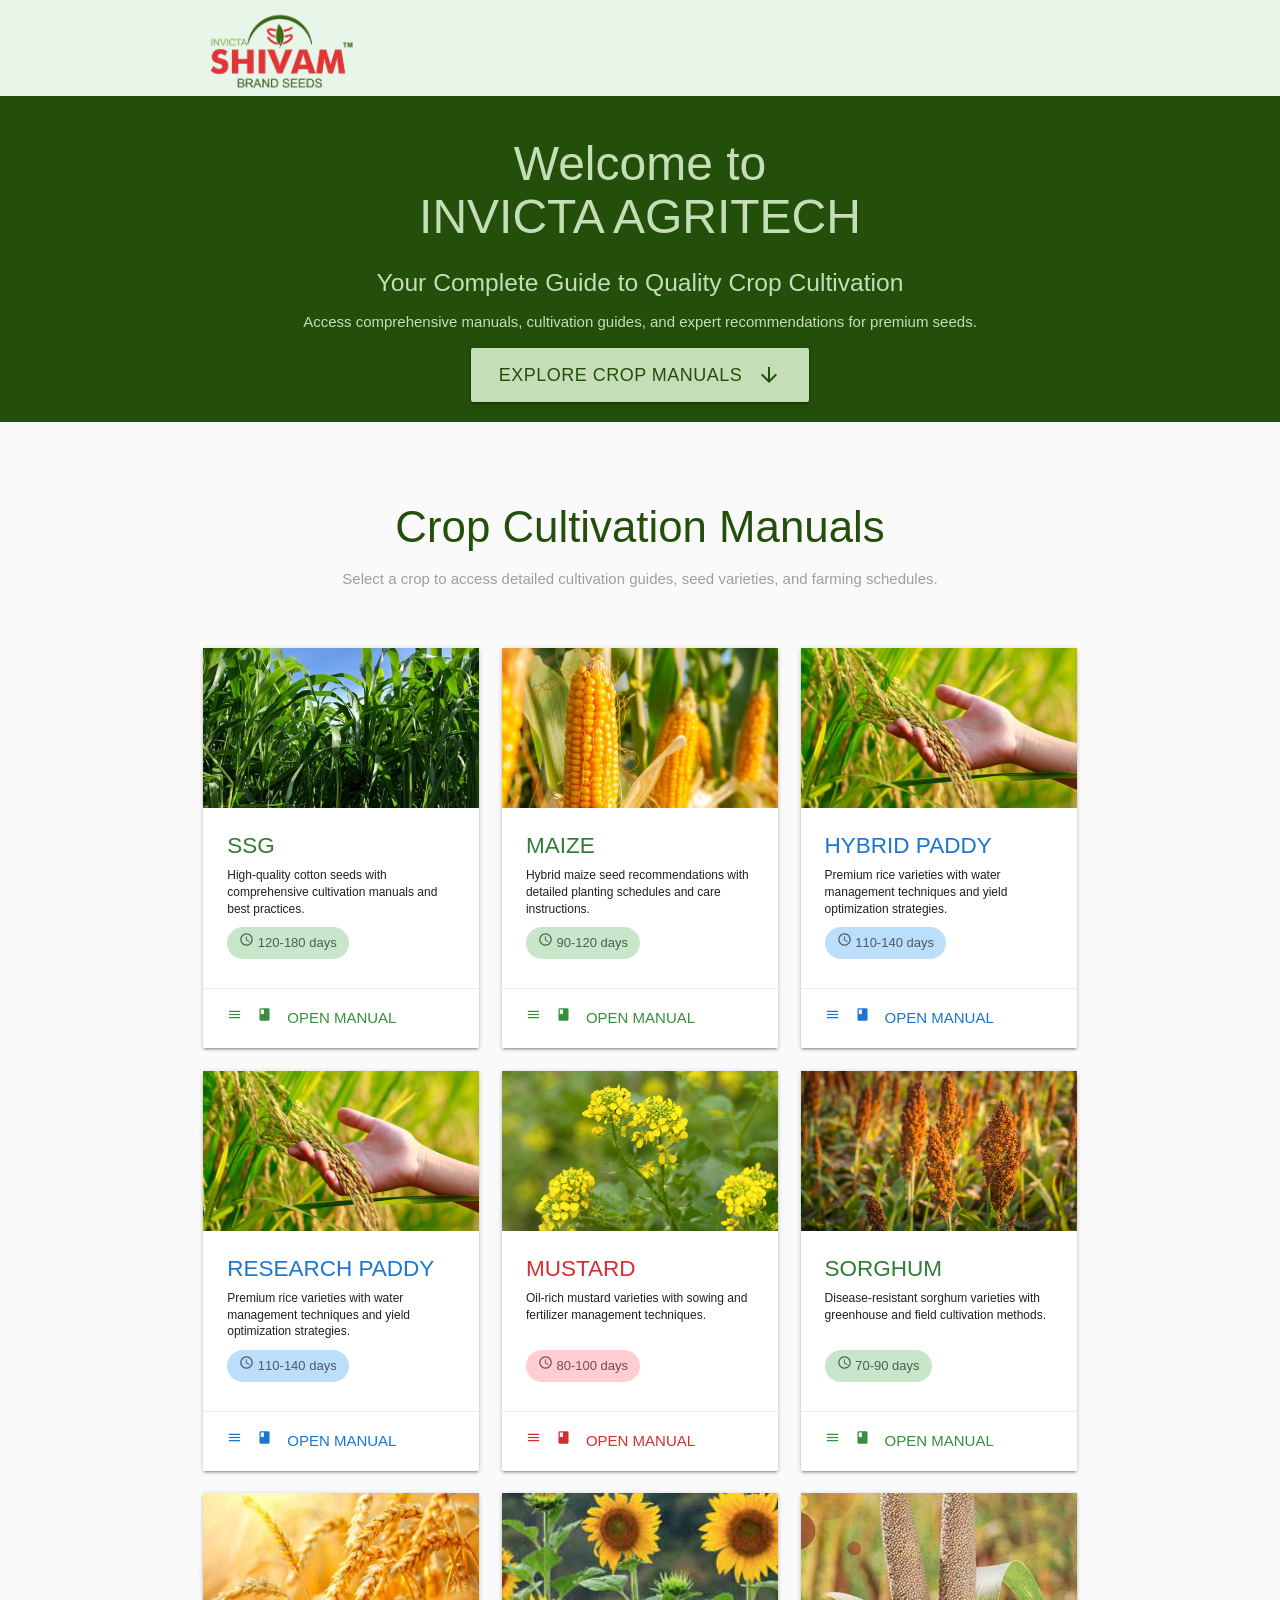
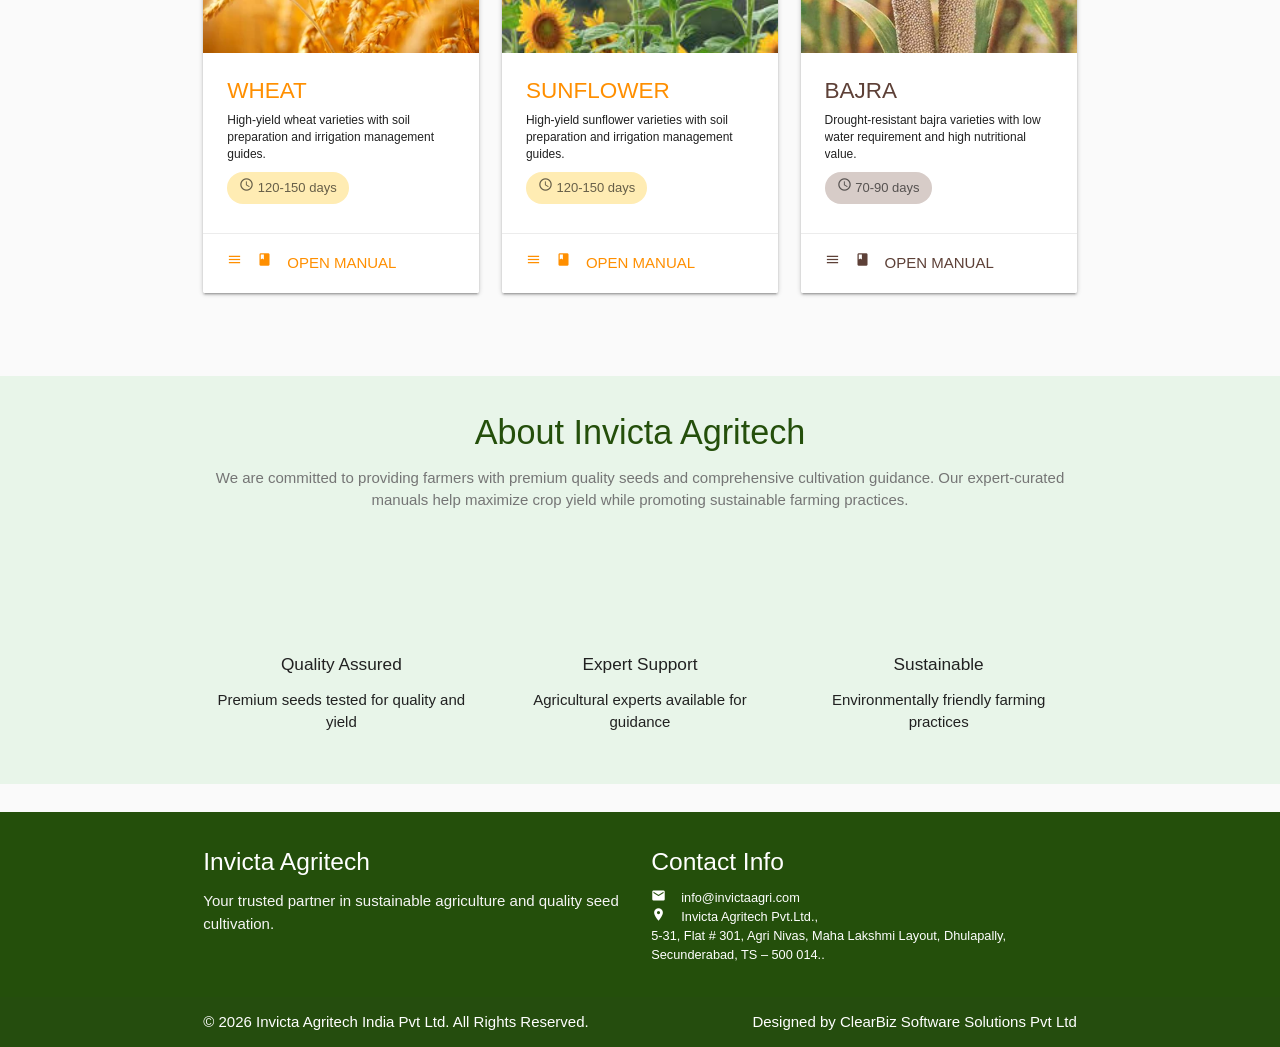
<file: index.html>
<!DOCTYPE html>
<html lang="en">

<head>
	<meta charset="UTF-8">
	<meta name="viewport" content="width=device-width, initial-scale=1.0">
	<title>INVICTA AGRITECH - Crop Manual Portal</title>

	<link href="https://cdnjs.cloudflare.com/ajax/libs/materialize/1.0.0/css/materialize.min.css" rel="stylesheet">
	<link href="https://fonts.googleapis.com/icon?family=Material+Icons" rel="stylesheet">
	<link href="/styles.css" rel="stylesheet">
</head>

<body>
	<nav class="green lighten-5">
		<div class="nav-wrapper container">
			<a href="#" class="brand-logo">
				<img src="/assets/logo.png" alt="INVICTA AGRITECH Logo"
					style="height: 80px; vertical-align: middle; margin-left: 8px;">
			</a>
		</div>
	</nav>
	<div class="hero-section" id="home" style="background-color:#244F0B;">
		<div class="container">
			<div class="row center-align">
				<div class="col s12">
					<h1 style="color:#c5deb7;">Welcome to <br />INVICTA AGRITECH</h1>
					<h5 style="color:#c5deb7">Your Complete Guide to Quality Crop Cultivation</h5>
					<p class="hide-on-small-only" style="color:#c5deb7;">Access comprehensive manuals, cultivation guides, and expert
						recommendations
						for premium seeds.</p>
					<a href="#crops" class="btn-large" style="background-color:#c5deb7; color:#244F0B; font-size: large;">
						Explore Crop Manuals
						<i class="material-icons right">arrow_downward</i>
					</a>
				</div>
			</div>
		</div>
	</div>

	<main class="container" id="crops">
		<div class="section">
			<div class="row center-align">
				<div class="col s12">
					<h3 style="color:#244F0B;">Crop Cultivation Manuals</h3>
					<p class="grey-text">Select a crop to access detailed cultivation guides, seed varieties, and
						farming schedules.</p>
				</div>
			</div>
		</div>

		<div class="row">
			<div class="col s12 m6 l4">
				<div class="card hoverable">
					<div class="card-image crop-image">
						<img src="/assets/ssg.jpg" alt="Cotton Crop"
							style="height: 250px; width: 100%; object-fit: cover;">
					</div>
					<div class="card-content">
						<span class="card-title green-text text-darken-3">SSG</span>
						<p>High-quality cotton seeds with comprehensive cultivation manuals and best practices.</p>
						<div class="chip green lighten-4">
							<i class="material-icons tiny">schedule</i>
							120-180 days
						</div>
					</div>
					<div class="card-action">
						<a href="/pop/ssg/" class="green-text text-darken-2">
							<i class="material-icons left tiny">menu_book</i>Open Manual
						</a>
					</div>
				</div>
			</div>

			<div class="col s12 m6 l4">
				<div class="card hoverable">
					<div class="card-image crop-image">
						<img src="/assets/maizeCrop.jpg" alt="Maize Crop"
							style="height: 220px; width: 100%; object-fit: cover;">
					</div>
					<div class="card-content">
						<span class="card-title green-text text-darken-3">MAIZE</span>
						<p>Hybrid maize seed recommendations with detailed planting schedules and care instructions.</p>
						<div class="chip green lighten-4">
							<i class="material-icons tiny">schedule</i>
							90-120 days
						</div>
					</div>
					<div class="card-action">
						<a href="/pop/maize" class="green-text text-darken-2">
							<i class="material-icons left tiny">menu_book</i>Open Manual
						</a>
					</div>
				</div>
			</div>
						<div class="col s12 m6 l4">
				<div class="card hoverable">
					<div class="card-image crop-image">
						<img src="/assets/paddyCrop.jpg" alt="Research Paddy Crop"
							style="height: 200px; width: 100%; object-fit: cover;">
					</div>
					<div class="card-content">
						<span class="card-title blue-text text-darken-2">HYBRID PADDY</span>
						<p>Premium rice varieties with water management techniques and yield optimization strategies.
						</p>
						<div class="chip blue lighten-4">
							<i class="material-icons tiny">schedule</i>
							110-140 days
						</div>
					</div>
					<div class="card-action">
						<a href="/pop/hybridPaddy/" class="blue-text text-darken-2">
							<i class="material-icons left tiny">menu_book</i>Open Manual
						</a>
					</div>
				</div>
			</div>

			<div class="col s12 m6 l4">
				<div class="card hoverable">
					<div class="card-image crop-image">
						<img src="/assets/paddyCrop.jpg" alt="Research Paddy Crop"
							style="height: 200px; width: 100%; object-fit: cover;">
					</div>
					<div class="card-content">
						<span class="card-title blue-text text-darken-2">RESEARCH PADDY</span>
						<p>Premium rice varieties with water management techniques and yield optimization strategies.
						</p>
						<div class="chip blue lighten-4">
							<i class="material-icons tiny">schedule</i>
							110-140 days
						</div>
					</div>
					<div class="card-action">
						<a href="/pop/paddy" class="blue-text text-darken-2">
							<i class="material-icons left tiny">menu_book</i>Open Manual
						</a>
					</div>
				</div>
			</div>

			<div class="col s12 m6 l4">
				<div class="card hoverable">
					<div class="card-image crop-image">
						<img src="/assets/mustardImage.jpg" alt="Mustard Crop"
							style="height: 180px; width: 100%; object-fit: cover;">
					</div>
					<div class="card-content">
						<span class="card-title red-text text-darken-2">MUSTARD</span>
						<p>Oil-rich mustard varieties with sowing and fertilizer management techniques.</p>
						<div class="chip red lighten-4">
							<i class="material-icons tiny">schedule</i>
							80-100 days
						</div>
					</div>
					<div class="card-action">
						<a href="/pop/mustard" class="red-text text-darken-2">
							<i class="material-icons left tiny">menu_book</i>Open Manual
						</a>
					</div>
				</div>
			</div>

			<div class="col s12 m6 l4">
				<div class="card hoverable">
					<div class="card-image crop-image">
						<img src="/assets/sorghumImage.jpg" alt="Sorghum Crop"
							style="height: 190px; width: 100%; object-fit: cover;">
					</div>
					<div class="card-content">
						<span class="card-title green-text text-darken-3">SORGHUM</span>
						<p>Disease-resistant sorghum varieties with greenhouse and field cultivation methods.</p>
						<div class="chip green lighten-4">
							<i class="material-icons tiny">schedule</i>
							70-90 days
						</div>
					</div>
					<div class="card-action">
						<a href="/pop/sorghum" class="green-text text-darken-2">
							<i class="material-icons left tiny">menu_book</i>Open Manual
						</a>
					</div>
				</div>
			</div>

			<div class="col s12 m6 l4">
				<div class="card hoverable">
					<div class="card-image crop-image">
						<img src="/assets/wheatCrop.webp" alt="Wheat Crop"
							style="height: 240px; width: 100%; object-fit: cover;">
					</div>
					<div class="card-content">
						<span class="card-title amber-text text-darken-3">WHEAT</span>
						<p>High-yield wheat varieties with soil preparation and irrigation management guides.</p>
						<div class="chip amber lighten-4">
							<i class="material-icons tiny">schedule</i>
							120-150 days
						</div>
					</div>
					<div class="card-action">
						<a href="/pop/wheat" class="amber-text text-darken-3">
							<i class="material-icons left tiny">menu_book</i>Open Manual
						</a>
					</div>
				</div>
			</div>

			<div class="col s12 m6 l4">
				<div class="card hoverable">
					<div class="card-image crop-image">
						<img src="/assets/SunflowerImage.jpg" alt="Sunflower Crop"
							style="height: 240px; width: 100%; object-fit: cover;">
					</div>
					<div class="card-content">
						<span class="card-title amber-text text-darken-3">SUNFLOWER</span>
						<p>High-yield sunflower varieties with soil preparation and irrigation management guides.</p>
						<div class="chip amber lighten-4">
							<i class="material-icons tiny">schedule</i>
							120-150 days
						</div>
					</div>
					<div class="card-action">
						<a href="/pop/sunflower" class="amber-text text-darken-3">
							<i class="material-icons left tiny">menu_book</i>Open Manual
						</a>
					</div>
				</div>
			</div>

			<div class="col s12 m6 l4">
				<div class="card hoverable">
					<div class="card-image crop-image">
						<img src="/assets/bajra.jpg" alt="Bajra Crop"
							style="height: 240px; width: 100%; object-fit: cover;">
					</div>
					<div class="card-content">
						<span class="card-title brown-text text-darken-2">BAJRA</span>
						<p>Drought-resistant bajra varieties with low water requirement and high nutritional value.</p>
						<div class="chip brown lighten-4">
							<i class="material-icons tiny">schedule</i>
							70-90 days
						</div>
					</div>
					<div class="card-action">
						<a href="/pop/bajra" class="brown-text text-darken-2">
							<i class="material-icons left tiny">menu_book</i>Open Manual
						</a>
					</div>
				</div>
			</div>
		</div>
	</main>

	<div id="about" class="section green lighten-5">
		<div class="container">
			<div class="row">
				<div class="col s12 center-align">
					<h4 style="color: #244F0B;">About Invicta Agritech</h4>
					<p class="grey-text text-darken-1">
						We are committed to providing farmers with premium quality seeds and comprehensive cultivation
						guidance. Our expert-curated manuals help maximize crop yield while promoting sustainable
						farming
						practices.
					</p>
				</div>
			</div>
			<div class="row">
				<div class="col s12 m4 center-align">
					<i class="material-icons large" style="color:#244F0B;">verified</i>
					<h6>Quality Assured</h6>
					<p>Premium seeds tested for quality and yield</p>
				</div>
				<div class="col s12 m4 center-align">
					<i class="material-icons large" style="color:#244F0B;">support</i>
					<h6>Expert Support</h6>
					<p>Agricultural experts available for guidance</p>
				</div>
				<div class="col s12 m4 center-align">
					<i class="material-icons large" style="color:#244F0B;">eco</i>
					<h6>Sustainable</h6>
					<p>Environmentally friendly farming practices</p>
				</div>
			</div>
		</div>
	</div>

	<footer class="page-footer darken-2" style="background-color:#244F0B;">
		<div class="container">
			<div class="row">
				<div class="col s12 m6">
					<h5 class="white-text">Invicta Agritech</h5>
					<p class="grey-text text-lighten-4">
						Your trusted partner in sustainable agriculture and quality seed cultivation.
					</p>
				</div>
				<div class="col s12 m6">
					<h5 class="white-text">Contact Info</h5>
					<ul>
						<li><i class="material-icons left tiny">email</i>info@invictaagri.com</li>
						<li><i class="material-icons left tiny">location_on</i>Invicta Agritech Pvt.Ltd.,<br>
							5-31, Flat # 301, Agri Nivas, Maha Lakshmi Layout, Dhulapally,<br/> Secunderabad, TS – 500 014..
						</li>
					</ul>
				</div>
			</div>
		</div>
		<div class="footer-copyright">
			<div class="container">
				<div class="row" style="margin:0;">
					<div class="col s12 m6">
						<p class="white-text" style="margin:0;">© 2026 Invicta Agritech India Pvt Ltd. All Rights Reserved.</p>
					</div>
					<div class="col s12 m6 right-align">
						<p class="white-text" style="margin:0;">Designed by ClearBiz Software Solutions Pvt Ltd</p>
					</div>
				</div>
			</div>
		</div>
	</footer>

	<script src="https://cdnjs.cloudflare.com/ajax/libs/materialize/1.0.0/js/materialize.min.js"></script>
	<script src="/main.js"></script>
</body>

</html>
</file>
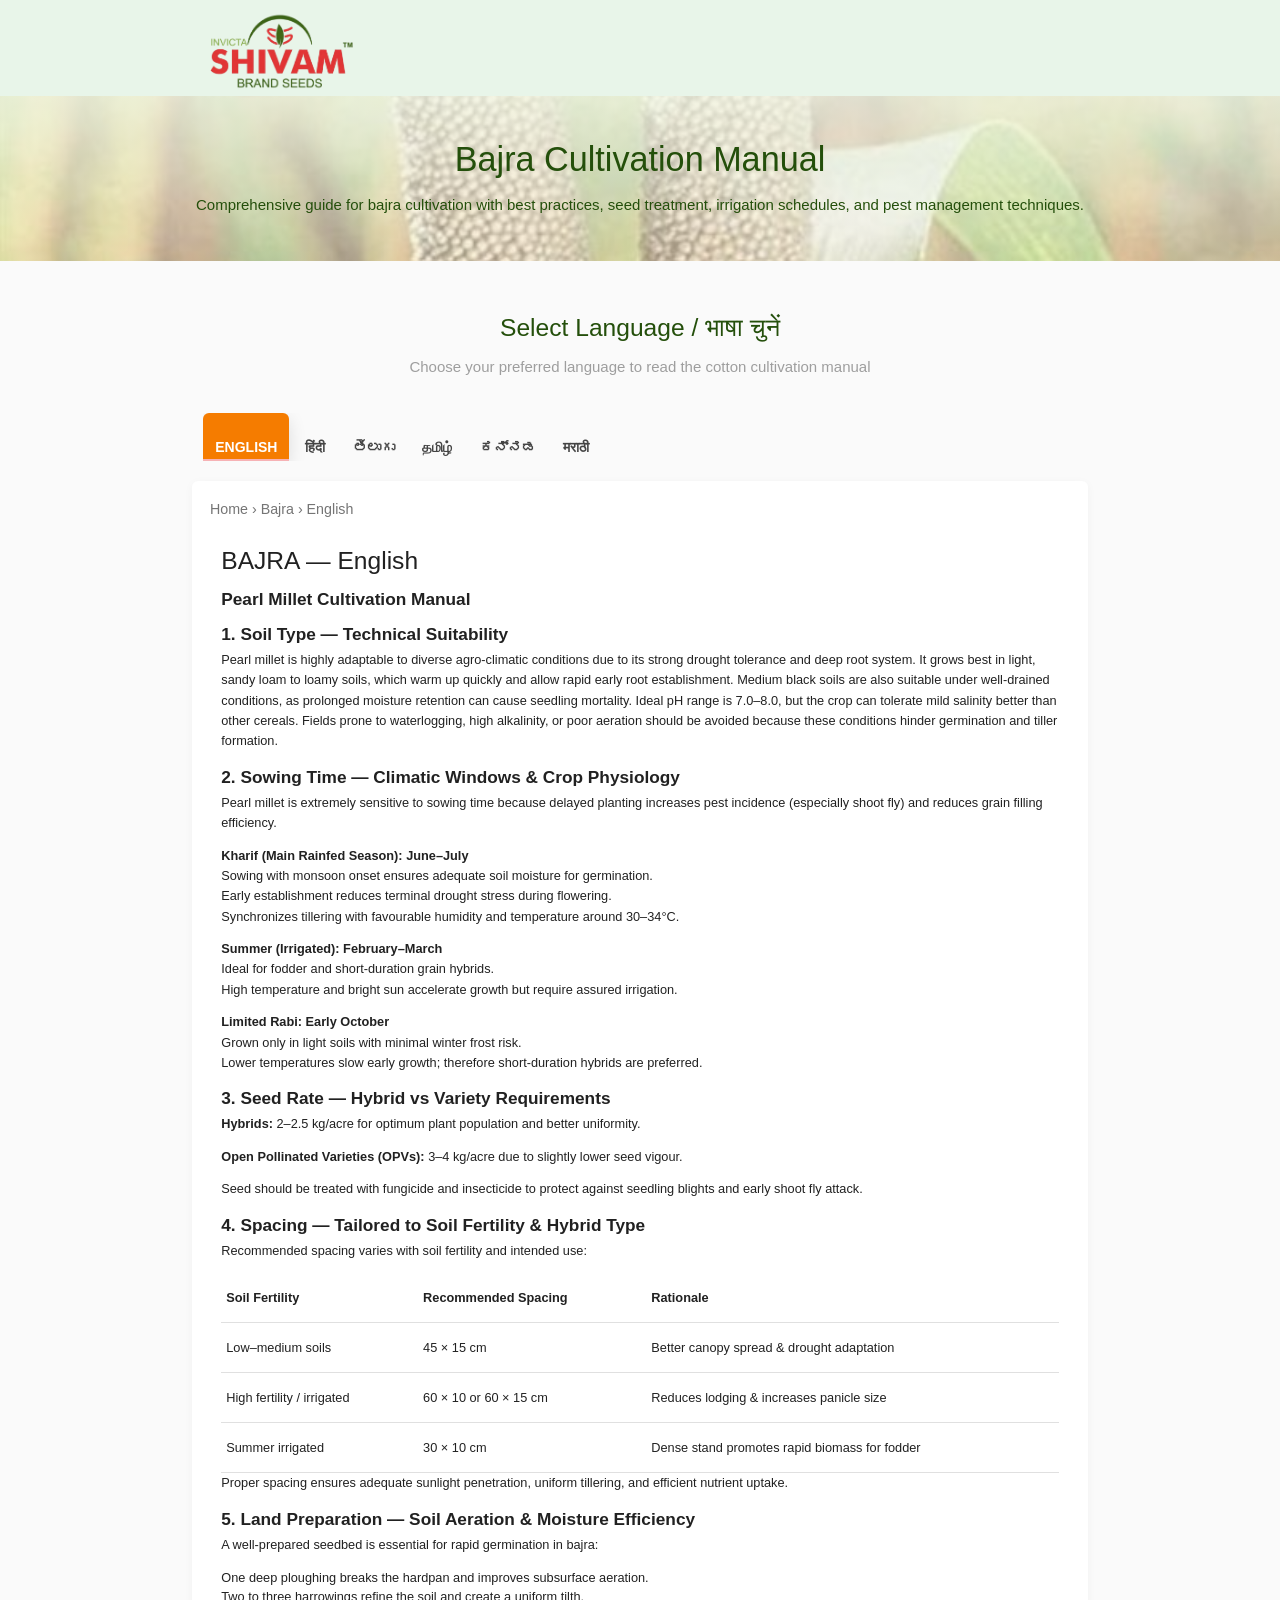
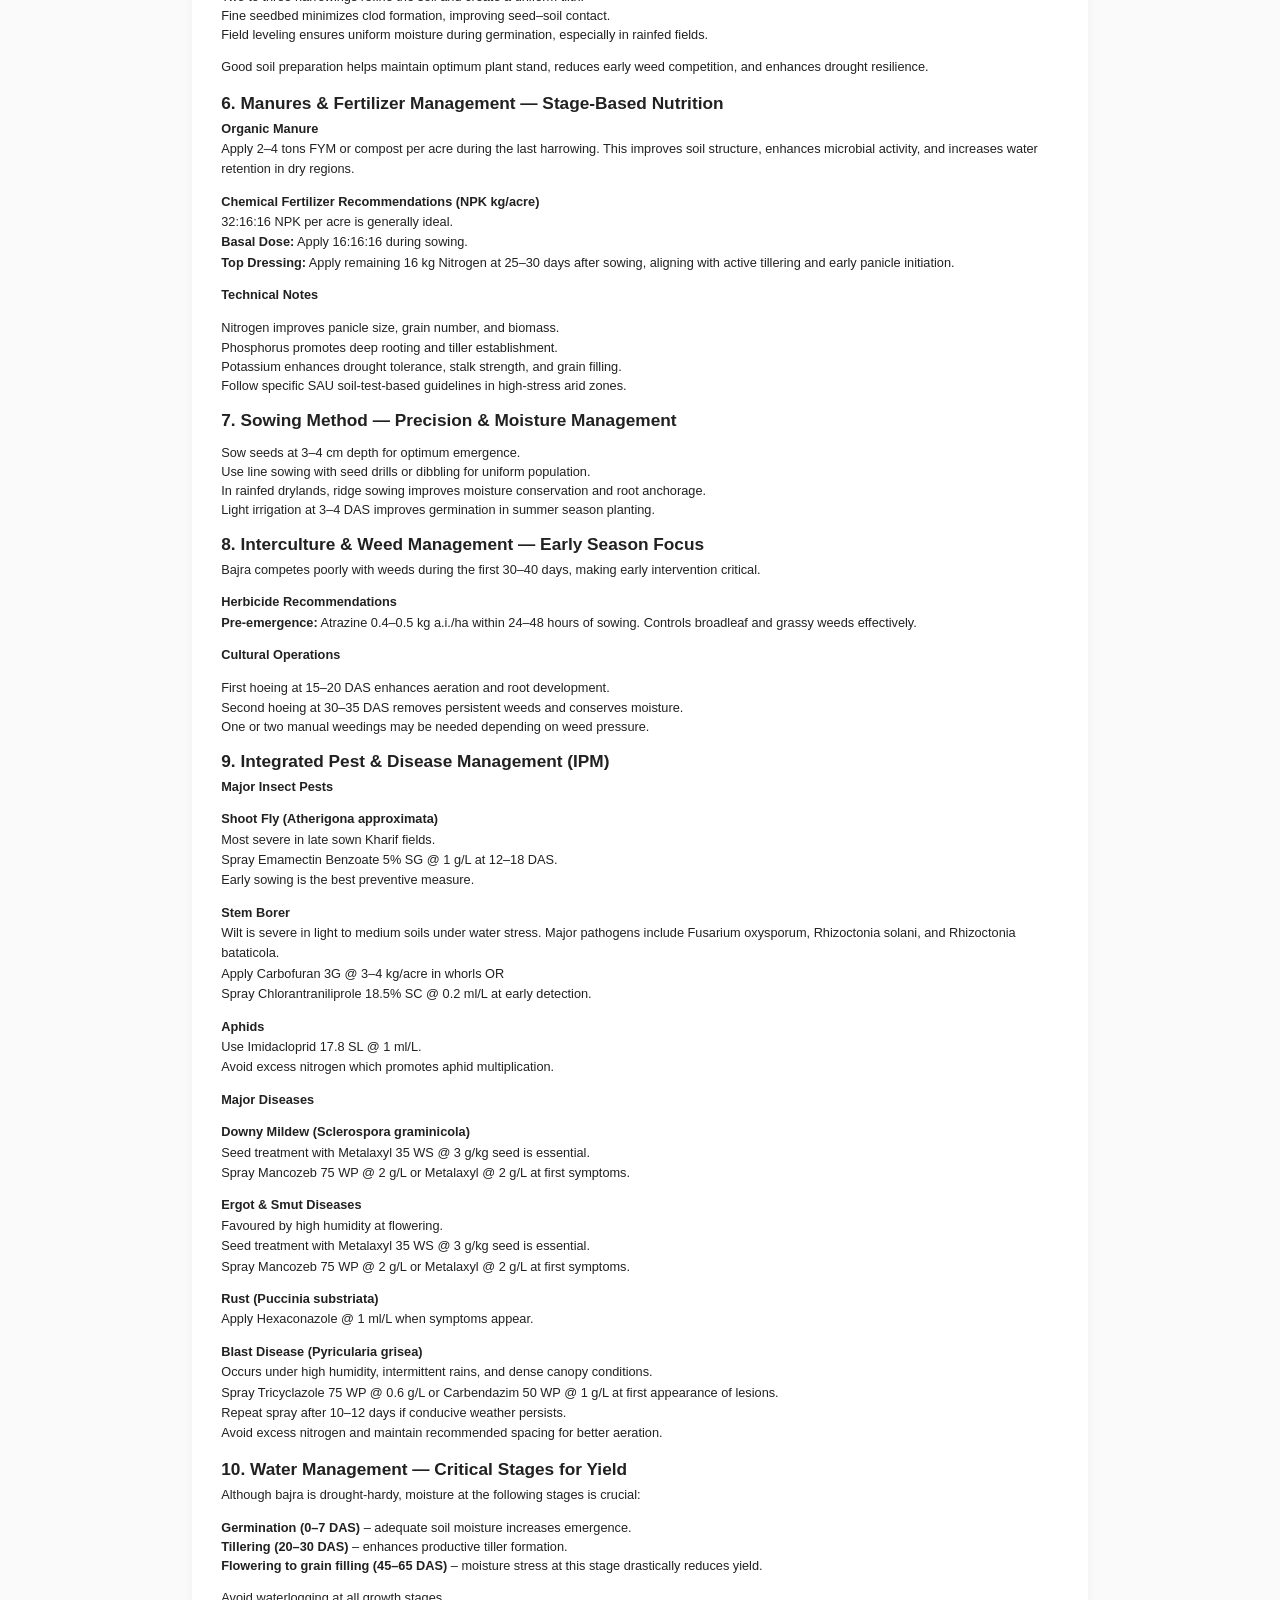
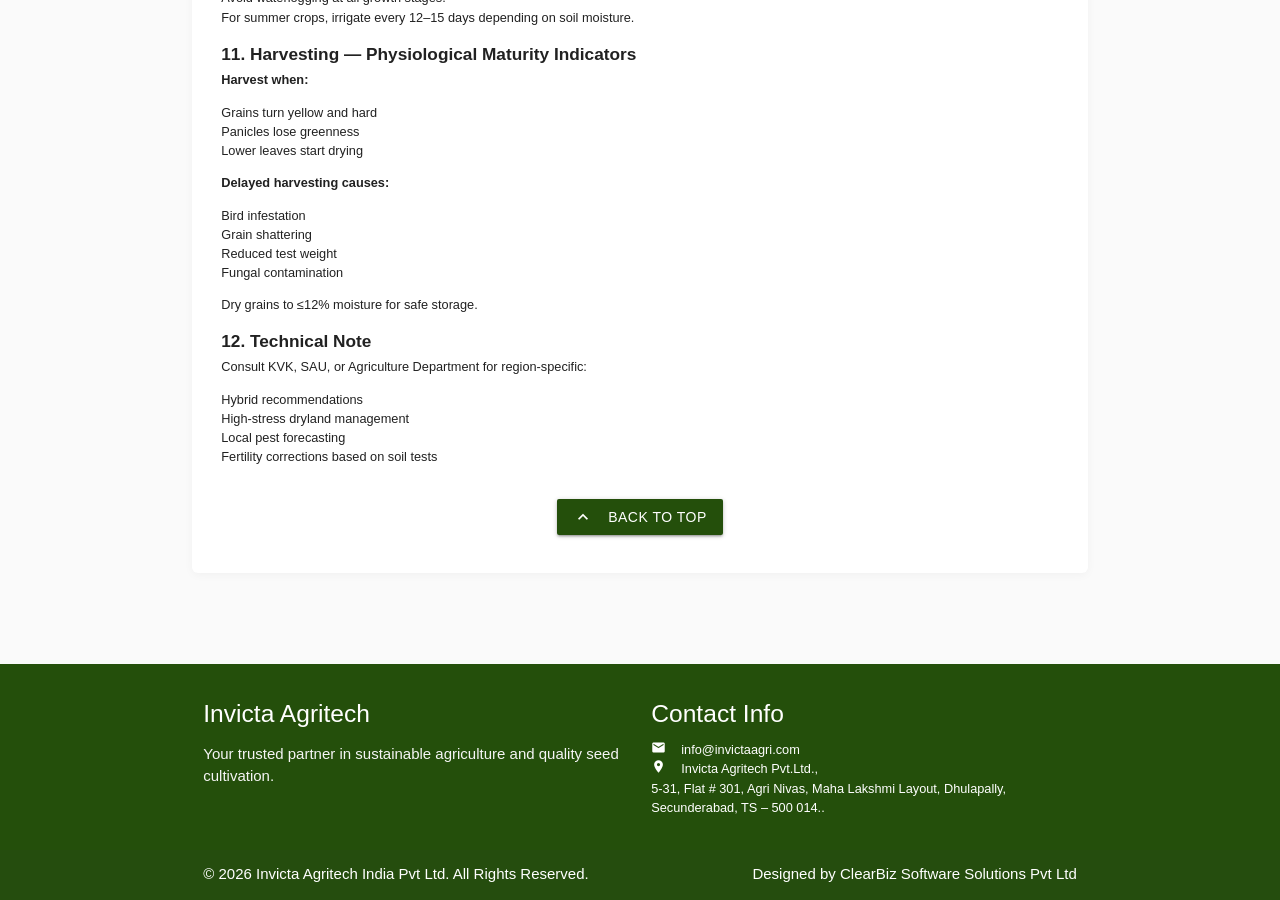
<file: pop/bajra/index.html>
<!DOCTYPE html>
<html lang="en">

<head>
    <meta charset="UTF-8">
    <meta name="viewport" content="width=device-width, initial-scale=1.0">
    <title>Bajra Cultivation Manual - Image Crop Sciences</title>

    <!-- Materialize CSS -->
    <link href="https://cdnjs.cloudflare.com/ajax/libs/materialize/1.0.0/css/materialize.min.css" rel="stylesheet">
    <link href="https://fonts.googleapis.com/icon?family=Material+Icons" rel="stylesheet">

    <!-- Custom CSS -->
    <link href="/styles.css" rel="stylesheet">
</head>

<body>
    <nav class="green lighten-5">
        <div class="nav-wrapper container">
            <a href="/index.html" class="brand-logo">
                <img src="/assets/logo.png" alt="Image Crop Sciences Logo"
                    style="height: 80px; vertical-align: middle; margin-left: 8px;">
            </a>
            <a href="/#crops" class="left hide-on-med-and-up" style="line-height:80px; color:#244F0B; padding-top: 5px; padding-left: -10px;">
                <i class="material-icons left">arrow_back</i>
            </a>
        </div>
    </nav>

    <!-- Page Header - Full Width -->
    <div class="center-align"
        style="padding: 3rem 1rem; background: linear-gradient(rgba(241,248,233,0.85), rgba(241,248,233,0.5)), url('/assets/bajra.jpg'); background-position: center; background-size: cover; background-repeat: no-repeat;">
        <h4 style="margin-top: 0; margin-bottom: 0.5rem; color: #244F0B;">Bajra Cultivation Manual</h4>
        <p style="font-size: 1rem; margin-bottom: 0; color: #244F0B;">
            Comprehensive guide for bajra cultivation with best practices, seed treatment, irrigation
            schedules, and pest management techniques.
        </p>
    </div>

    <!-- Main Content -->
    <main class="container">
        <!-- Language Selection -->
        <div class="section" style="padding:0;">
            <div class="row center-align">
                <div class="col s12">
                    <h5 style="color: #244F0B;">
                        Select Language / भाषा चुनें
                    </h5>
                    <p class="grey-text">Choose your preferred language to read the cotton cultivation manual</p>
                </div>
            </div>

            <!-- Language tabs for desktop -->
            <div class="row hide-on-small-only">
                <div class="col s12">
                    <ul id="language-tabs" class="tabs">
                        <li class="tab col"><a href="#" class="lang-tab" data-lang="en">English</a></li>
                        <li class="tab col"><a href="#" class="lang-tab" data-lang="hi">हिंदी</a></li>
                        <li class="tab col"><a href="#" class="lang-tab" data-lang="te">తెలుగు</a></li>
                        <li class="tab col"><a href="#" class="lang-tab" data-lang="ta">தமிழ்</a></li>
                        <li class="tab col"><a href="#" class="lang-tab" data-lang="kn">ಕನ್ನಡ</a></li>
                        <li class="tab col"><a href="#" class="lang-tab" data-lang="mr">मराठी</a></li>
                    </ul>
                </div>
            </div>

            <!-- Language grid for mobile -->
            <div class="row hide-on-med-and-up">
                <div class="col s6">
                    <button class="btn green darken-2 lang-tab" data-lang="en">English</button>
                </div>
                <div class="col s6">
                    <button class="btn green darken-2 lang-tab" data-lang="hi">हिंदी</button>
                </div>
                <div class="col s6">
                    <button class="btn green darken-2 lang-tab" data-lang="te">తెలుగు</button>
                </div>
                <div class="col s6">
                    <button class="btn green darken-2 lang-tab" data-lang="ta">தமிழ்</button>
                </div>
                <div class="col s6">
                    <button class="btn green darken-2 lang-tab" data-lang="kn">ಕನ್ನಡ</button>
                </div>
                <div class="col s6">
                    <button class="btn green darken-2 lang-tab" data-lang="mr">मराठी</button>
                </div>
            </div>
        </div>

        <!-- Manual display area (hidden until language selected) -->
        <section id="manual-section" class="card-panel" style="display:none;">
            <!-- Breadcrumb (Home → Cotton → English) -->
            <div id="breadcrumb" class="small grey-text text-darken-1"></div>

            <div class="row">
                <div class="col s12">
                    <h5 id="manual-title">Manual</h5>
                    <div id="manual-content" class="flow-text">
                        <!-- Manual text will be injected here by JS -->
                    </div>
                </div>
            </div>

            <!-- Back to top button -->
            <div class="row center-align">
                <div class="col s12">
                    <button onclick="window.scrollTo({top: 0, behavior: 'smooth'})"
                        class="btn waves-effect waves-light" style="background-color: #244F0B;">
                        <i class="material-icons left">keyboard_arrow_up</i>
                        Back to Top
                    </button>
                </div>
            </div>
        </section>
    </main>

    <!-- Footer -->
	<footer class="page-footer darken-2" style="background-color:#244F0B;">
		<div class="container">
			<div class="row">
				<div class="col s12 m6">
					<h5 class="white-text">Invicta Agritech</h5>
					<p class="grey-text text-lighten-4">
						Your trusted partner in sustainable agriculture and quality seed cultivation.
					</p>
				</div>
				<div class="col s12 m6">
					<h5 class="white-text">Contact Info</h5>
					<ul>
						<li><i class="material-icons left tiny">email</i>info@invictaagri.com</li>
						<li><i class="material-icons left tiny">location_on</i>Invicta Agritech Pvt.Ltd.,<br>
							5-31, Flat # 301, Agri Nivas, Maha Lakshmi Layout, Dhulapally,<br/> Secunderabad, TS – 500 014..
						</li>
					</ul>
				</div>
			</div>
		</div>
		<div class="footer-copyright">
			<div class="container">
				<div class="row" style="margin:0;">
					<div class="col s12 m6">
						<p class="white-text" style="margin:0;">© 2026 Invicta Agritech India Pvt Ltd. All Rights Reserved.</p>
					</div>
					<div class="col s12 m6 right-align">
						<p class="white-text" style="margin:0;">Designed by ClearBiz Software Solutions Pvt Ltd</p>
					</div>
				</div>
			</div>
		</div>
	</footer>

    <!-- Materialize JS -->
    <script src="https://cdnjs.cloudflare.com/ajax/libs/materialize/1.0.0/js/materialize.min.js"></script>
    <script src="/main.js"></script>
</body>

</html>
</file>
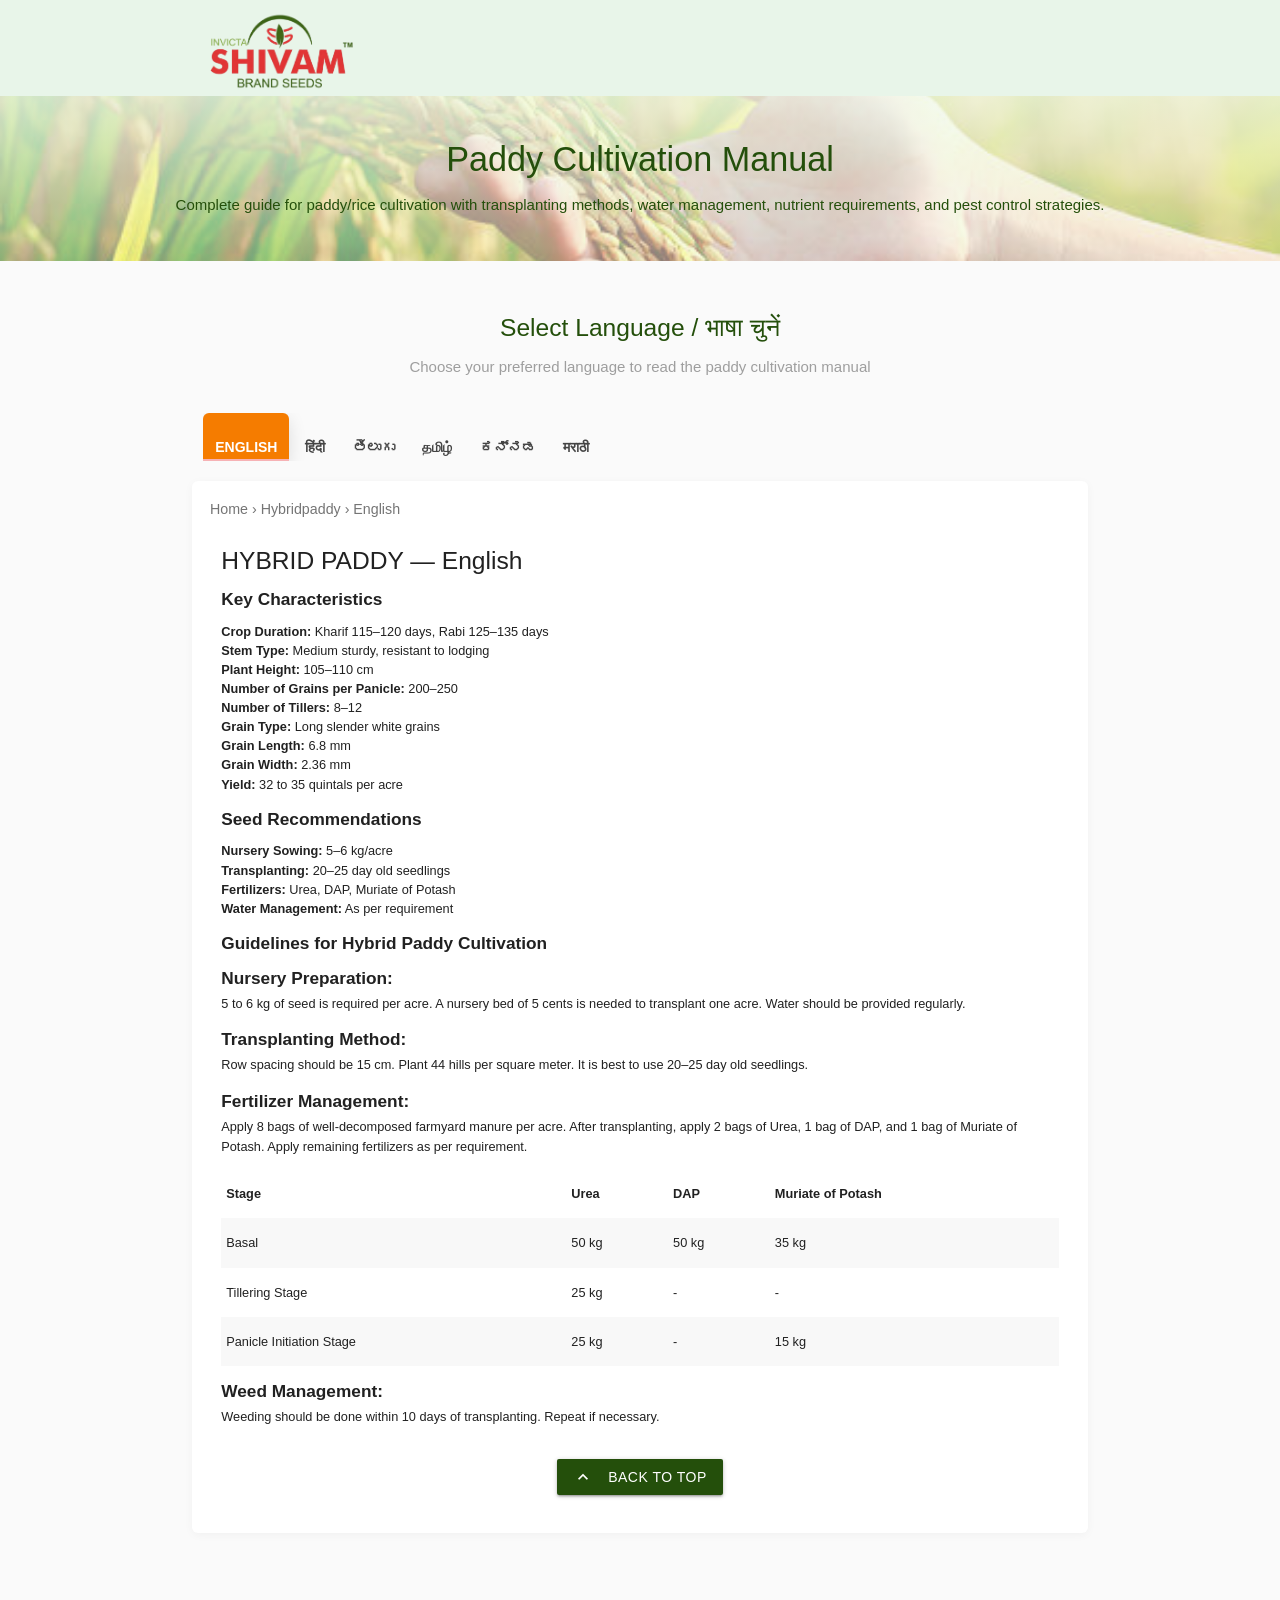
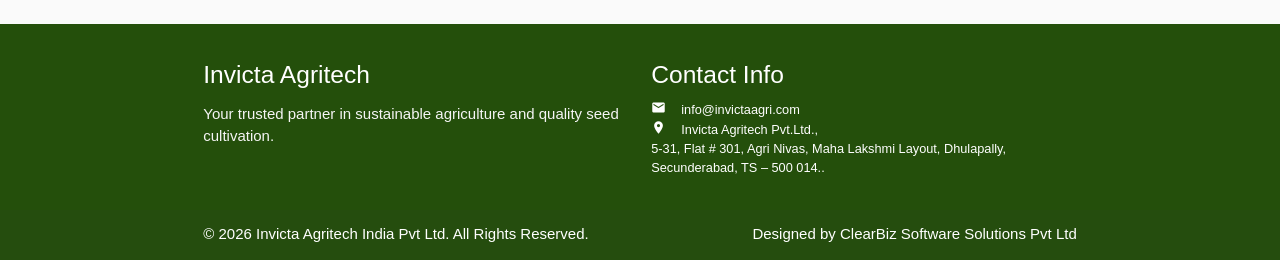
<file: pop/hybridPaddy/index.html>
<!DOCTYPE html>
<html lang="en">

<head>
    <meta charset="UTF-8">
    <meta name="viewport" content="width=device-width, initial-scale=1.0">
    <title>Paddy Cultivation Manual - Image Crop Sciences</title>

    <!-- Materialize CSS -->
    <link href="https://cdnjs.cloudflare.com/ajax/libs/materialize/1.0.0/css/materialize.min.css" rel="stylesheet">
    <link href="https://fonts.googleapis.com/icon?family=Material+Icons" rel="stylesheet">

    <!-- Custom CSS -->
    <link href="/styles.css" rel="stylesheet">
</head>

<body>
    <!-- Navigation -->
    <nav class="green lighten-5">
        <div class="nav-wrapper container">
            <a href="/index.html" class="brand-logo">
                <img src="/assets/logo.png" alt="Image Crop Sciences Logo"
                    style="height: 80px; vertical-align: middle; margin-left: 8px;">
            </a>
            <a href="/#crops" class="left hide-on-med-and-up"
                style="line-height:80px; color:#244F0B; padding-top: 5px; padding-left: -10px;">
                <i class="material-icons left">arrow_back</i>
            </a>
        </div>
    </nav>

    <!-- Page Header - Full Width -->
    <div class="center-align"
        style="padding: 3rem 1rem; background: linear-gradient(rgba(241,248,233,0.85), rgba(241,248,233,0.5)), url('/assets/paddyCrop.jpg'); background-position: center; background-size: cover; background-repeat: no-repeat;">
        <h4 style="margin-top: 0; margin-bottom: 0.5rem; color: #244F0B;">Paddy Cultivation Manual</h4>
        <p style="font-size: 1rem; margin-bottom: 0; color: #244F0B;">
            Complete guide for paddy/rice cultivation with transplanting methods,
            water management, nutrient requirements, and pest control strategies.
        </p>
    </div>

    <!-- Main Content -->
    <main class="container">
        <!-- Language Selection -->
        <div class="section" style="padding:0;">
            <div class="row center-align">
                <div class="col s12">
                    <h5 style="color: #244F0B;">
                        Select Language / भाषा चुनें
                    </h5>
                    <p class="grey-text">Choose your preferred language to read the paddy cultivation manual</p>
                </div>
            </div>

            <!-- Language tabs for desktop -->
            <div class="row hide-on-small-only">
                <div class="col s12">
                    <ul id="language-tabs" class="tabs">
                        <li class="tab col"><a href="#" class="lang-tab" data-lang="en">English</a></li>
                        <li class="tab col"><a href="#" class="lang-tab" data-lang="hi">हिंदी</a></li>
                        <li class="tab col"><a href="#" class="lang-tab" data-lang="te">తెలుగు</a></li>
                        <li class="tab col"><a href="#" class="lang-tab" data-lang="ta">தமிழ்</a></li>
                        <li class="tab col"><a href="#" class="lang-tab" data-lang="kn">ಕನ್ನಡ</a></li>
                        <li class="tab col"><a href="#" class="lang-tab" data-lang="mr">मराठी</a></li>
                    </ul>
                </div>
            </div>

            <!-- Language grid for mobile -->
            <div class="row hide-on-med-and-up">
                <div class="col s6">
                    <button class="btn green darken-2 lang-tab" data-lang="en">English</button>
                </div>
                <div class="col s6">
                    <button class="btn green darken-2 lang-tab" data-lang="hi">हिंदी</button>
                </div>
                <div class="col s6">
                    <button class="btn green darken-2 lang-tab" data-lang="te">తెలుగు</button>
                </div>
                <div class="col s6">
                    <button class="btn green darken-2 lang-tab" data-lang="ta">தமிழ்</button>
                </div>
                <div class="col s6">
                    <button class="btn green darken-2 lang-tab" data-lang="kn">ಕನ್ನಡ</button>
                </div>
                <div class="col s6">
                    <button class="btn green darken-2 lang-tab" data-lang="mr">मराठी</button>
                </div>
            </div>
        </div>

        <!-- Manual display area (hidden until language selected) -->
        <section id="manual-section" class="card-panel" style="display:none;">
            <!-- Breadcrumb (Home → Paddy → English) -->
            <div id="breadcrumb" class="small grey-text text-darken-1"></div>

            <div class="row">
                <div class="col s12">
                    <h5 id="manual-title">Manual</h5>
                    <div id="manual-content" class="flow-text">
                        <!-- Manual text will be injected here by JS -->
                    </div>
                </div>
            </div>

            <!-- Back to top button -->
            <div class="row center-align">
                <div class="col s12">
                    <button onclick="window.scrollTo({top: 0, behavior: 'smooth'})" class="btn waves-effect waves-light"
                        style="background-color: #244F0B;">
                        <i class="material-icons left">keyboard_arrow_up</i>
                        Back to Top
                    </button>
                </div>
            </div>
        </section>
    </main>

    <!-- Footer -->
    <footer class="page-footer darken-2" style="background-color:#244F0B;">
        <div class="container">
            <div class="row">
                <div class="col s12 m6">
                    <h5 class="white-text">Invicta Agritech</h5>
                    <p class="grey-text text-lighten-4">
                        Your trusted partner in sustainable agriculture and quality seed cultivation.
                    </p>
                </div>
                <div class="col s12 m6">
                    <h5 class="white-text">Contact Info</h5>
                    <ul>
                        <li><i class="material-icons left tiny">email</i>info@invictaagri.com</li>
                        <li><i class="material-icons left tiny">location_on</i>Invicta Agritech Pvt.Ltd.,<br>
                            5-31, Flat # 301, Agri Nivas, Maha Lakshmi Layout, Dhulapally,<br /> Secunderabad, TS – 500
                            014..
                        </li>
                    </ul>
                </div>
            </div>
        </div>
        <div class="footer-copyright">
            <div class="container">
                <div class="row" style="margin:0;">
                    <div class="col s12 m6">
                        <p class="white-text" style="margin:0;">© 2026 Invicta Agritech India Pvt Ltd. All Rights
                            Reserved.</p>
                    </div>
                    <div class="col s12 m6 right-align">
                        <p class="white-text" style="margin:0;">Designed by ClearBiz Software Solutions Pvt Ltd</p>
                    </div>
                </div>
            </div>
        </div>
    </footer>

    <!-- Materialize JS -->
    <script src="https://cdnjs.cloudflare.com/ajax/libs/materialize/1.0.0/js/materialize.min.js"></script>
    <script src="/main.js"></script>
</body>

</html>
</file>
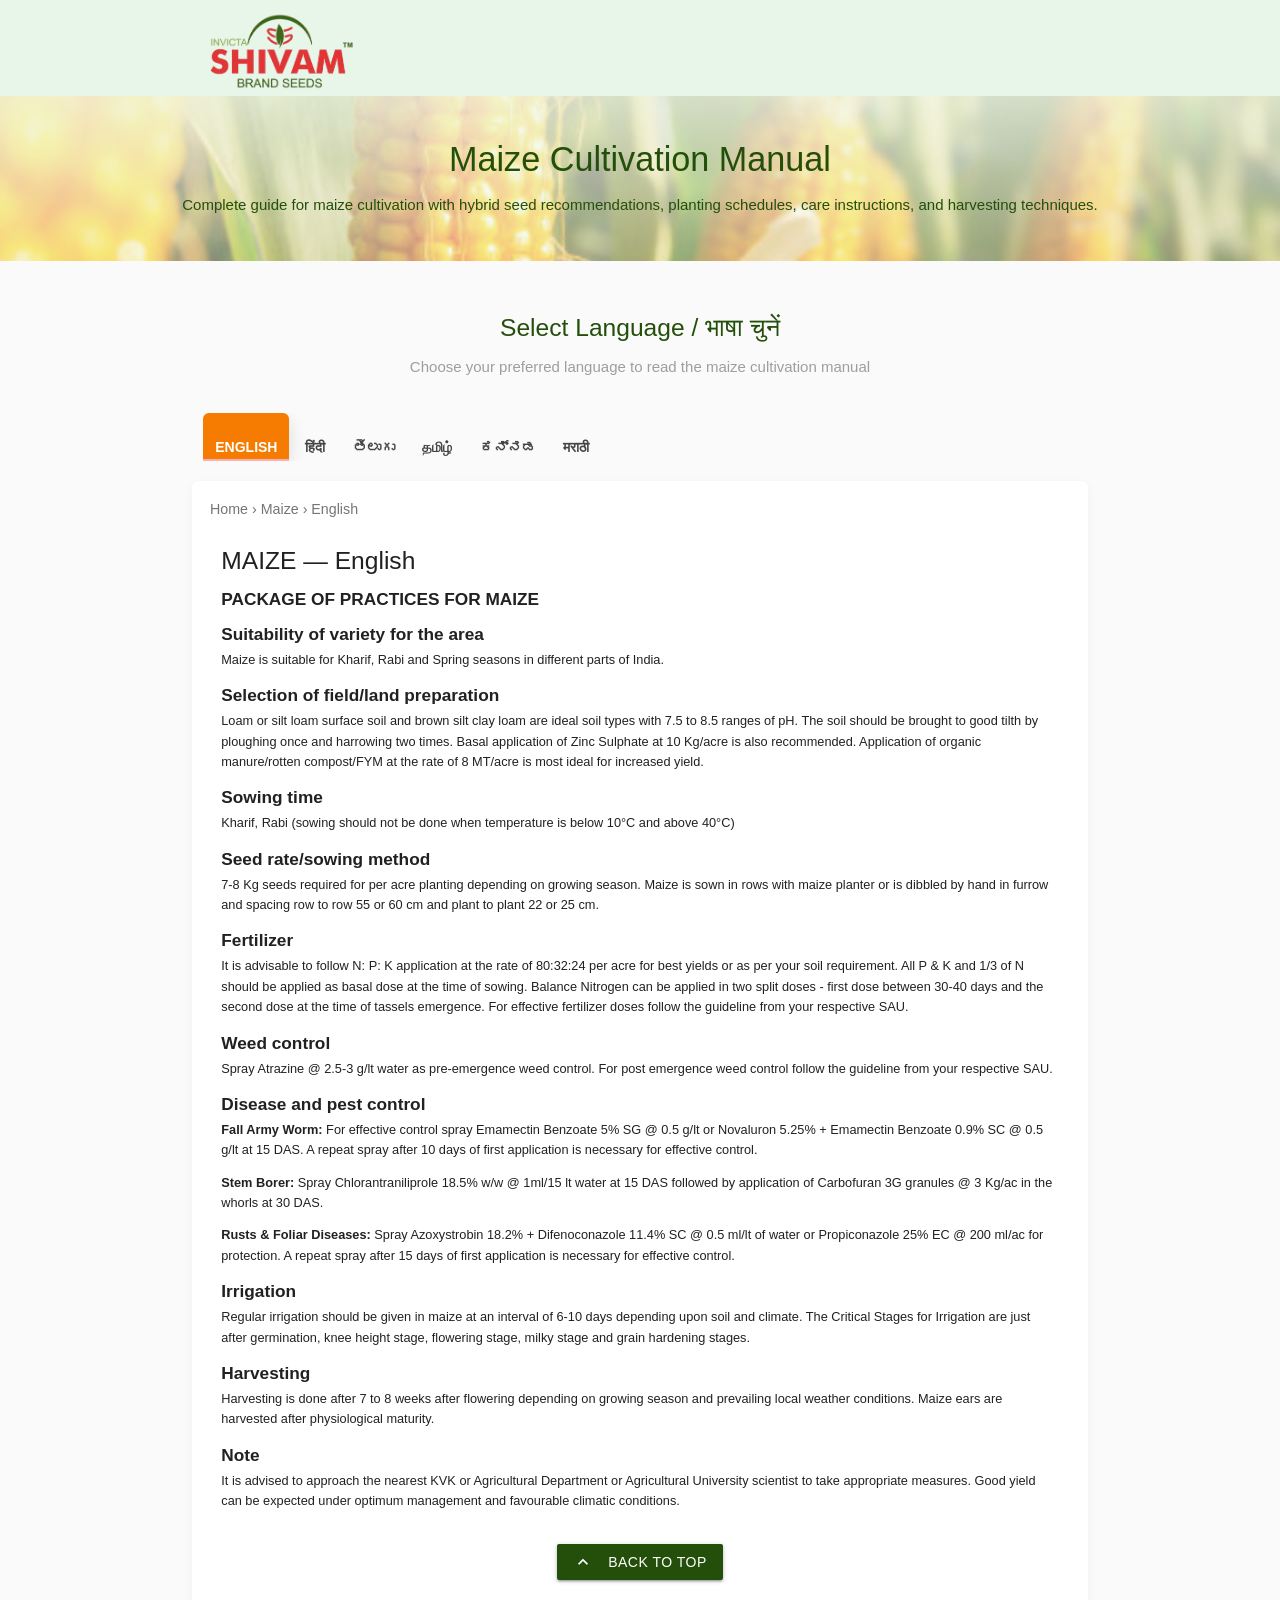
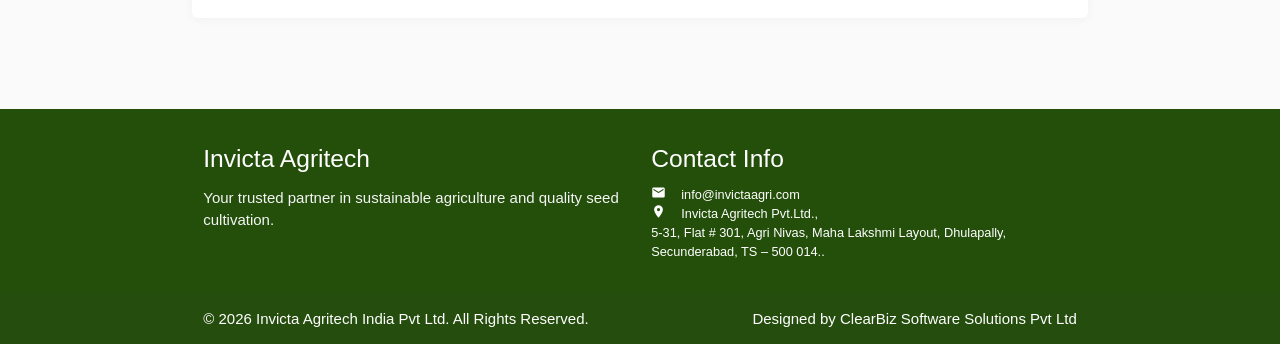
<file: pop/maize/index.html>
<!DOCTYPE html>
<html lang="en">

<head>
  <meta charset="UTF-8">
  <meta name="viewport" content="width=device-width, initial-scale=1.0">
  <title>Maize Cultivation Manual - Image Crop Sciences</title>

  <!-- Materialize CSS -->
  <link href="https://cdnjs.cloudflare.com/ajax/libs/materialize/1.0.0/css/materialize.min.css" rel="stylesheet">
  <link href="https://fonts.googleapis.com/icon?family=Material+Icons" rel="stylesheet">

  <!-- Custom CSS -->
  <link href="/styles.css" rel="stylesheet">
</head>

<body>
  <!-- Navigation -->
  <nav class="green lighten-5">
    <div class="nav-wrapper container">
      <a href="/index.html" class="brand-logo">
        <img src="/assets/logo.png" alt="Image Crop Sciences Logo"
          style="height: 80px; vertical-align: middle; margin-left: 8px;">
      </a>
      <a href="/#crops" class="left hide-on-med-and-up"
        style="line-height:80px; color:#244F0B; padding-top: 5px; padding-left: -10px;">
        <i class="material-icons left">arrow_back</i>
      </a>
    </div>
  </nav>

  <!-- Page Header - Full Width -->
  <div class="center-align"
    style="padding: 3rem 1rem; background: linear-gradient(rgba(241,248,233,0.85), rgba(241,248,233,0.5)), url('/assets/maizeCrop.jpg'); background-position: center; background-size: cover; background-repeat: no-repeat;">
    <h4 style="margin-top: 0; margin-bottom: 0.5rem; color: #244F0B;">Maize Cultivation Manual</h4>
    <p style="font-size: 1rem; margin-bottom: 0; color: #244F0B;">
      Complete guide for maize cultivation with hybrid seed recommendations,
      planting schedules, care instructions, and harvesting techniques.
    </p>
  </div>

  <!-- Main Content -->
  <main class="container">
    <!-- Language Selection -->
    <div class="section" style="padding:0;">
      <div class="row center-align">
        <div class="col s12">
          <h5 style="color: #244F0B;">
            Select Language / भाषा चुनें
          </h5>
          <p class="grey-text">Choose your preferred language to read the maize cultivation manual</p>
        </div>
      </div>

      <!-- Language tabs for desktop -->
      <div class="row hide-on-small-only">
        <div class="col s12">
          <ul id="language-tabs" class="tabs">
            <li class="tab col"><a href="#" class="lang-tab" data-lang="en">English</a></li>
            <li class="tab col"><a href="#" class="lang-tab" data-lang="hi">हिंदी</a></li>
            <li class="tab col"><a href="#" class="lang-tab" data-lang="te">తెలుగు</a></li>
            <li class="tab col"><a href="#" class="lang-tab" data-lang="ta">தமிழ்</a></li>
            <li class="tab col"><a href="#" class="lang-tab" data-lang="kn">ಕನ್ನಡ</a></li>
            <li class="tab col"><a href="#" class="lang-tab" data-lang="mr">मराठी</a></li>
          </ul>
        </div>
      </div>

      <!-- Language grid for mobile -->
      <div class="row hide-on-med-and-up">
        <div class="col s6">
          <button class="btn green darken-2 lang-tab" data-lang="en">English</button>
        </div>
        <div class="col s6">
          <button class="btn green darken-2 lang-tab" data-lang="hi">हिंदी</button>
        </div>
        <div class="col s6">
          <button class="btn green darken-2 lang-tab" data-lang="te">తెలుగు</button>
        </div>
        <div class="col s6">
          <button class="btn green darken-2 lang-tab" data-lang="ta">தமிழ்</button>
        </div>
        <div class="col s6">
          <button class="btn green darken-2 lang-tab" data-lang="kn">ಕನ್ನಡ</button>
        </div>
        <div class="col s6">
          <button class="btn green darken-2 lang-tab" data-lang="mr">मराठी</button>
        </div>
      </div>
    </div>

    <!-- Manual display area (hidden until language selected) -->
    <section id="manual-section" class="card-panel" style="display:none;">
      <!-- Breadcrumb (Home → Maize → English) -->
      <div id="breadcrumb" class="small grey-text text-darken-1"></div>

      <div class="row">
        <div class="col s12">
          <h5 id="manual-title">Manual</h5>
          <div id="manual-content" class="flow-text">
            <!-- Manual text will be injected here by JS -->
          </div>
        </div>
      </div>

      <!-- Back to top button -->
      <div class="row center-align">
        <div class="col s12">
          <button onclick="window.scrollTo({top: 0, behavior: 'smooth'})" class="btn waves-effect waves-light"
            style="background-color: #244F0B;">
            <i class="material-icons left">keyboard_arrow_up</i>
            Back to Top
          </button>
        </div>
      </div>
    </section>
  </main>

  <!-- Footer -->
  <footer class="page-footer darken-2" style="background-color:#244F0B;">
    <div class="container">
      <div class="row">
        <div class="col s12 m6">
          <h5 class="white-text">Invicta Agritech</h5>
          <p class="grey-text text-lighten-4">
            Your trusted partner in sustainable agriculture and quality seed cultivation.
          </p>
        </div>
        <div class="col s12 m6">
          <h5 class="white-text">Contact Info</h5>
          <ul>
            <li><i class="material-icons left tiny">email</i>info@invictaagri.com</li>
            <li><i class="material-icons left tiny">location_on</i>Invicta Agritech Pvt.Ltd.,<br>
              5-31, Flat # 301, Agri Nivas, Maha Lakshmi Layout, Dhulapally,<br /> Secunderabad, TS – 500 014..
            </li>
          </ul>
        </div>
      </div>
    </div>
    <div class="footer-copyright">
      <div class="container">
        <div class="row" style="margin:0;">
          <div class="col s12 m6">
            <p class="white-text" style="margin:0;">© 2026 Invicta Agritech India Pvt Ltd. All Rights Reserved.</p>
          </div>
          <div class="col s12 m6 right-align">
            <p class="white-text" style="margin:0;">Designed by ClearBiz Software Solutions Pvt Ltd</p>
          </div>
        </div>
      </div>
    </div>
  </footer>

  <!-- Materialize JS -->
  <script src="https://cdnjs.cloudflare.com/ajax/libs/materialize/1.0.0/js/materialize.min.js"></script>
  <script src="/main.js"></script>
</body>

</html>
</file>
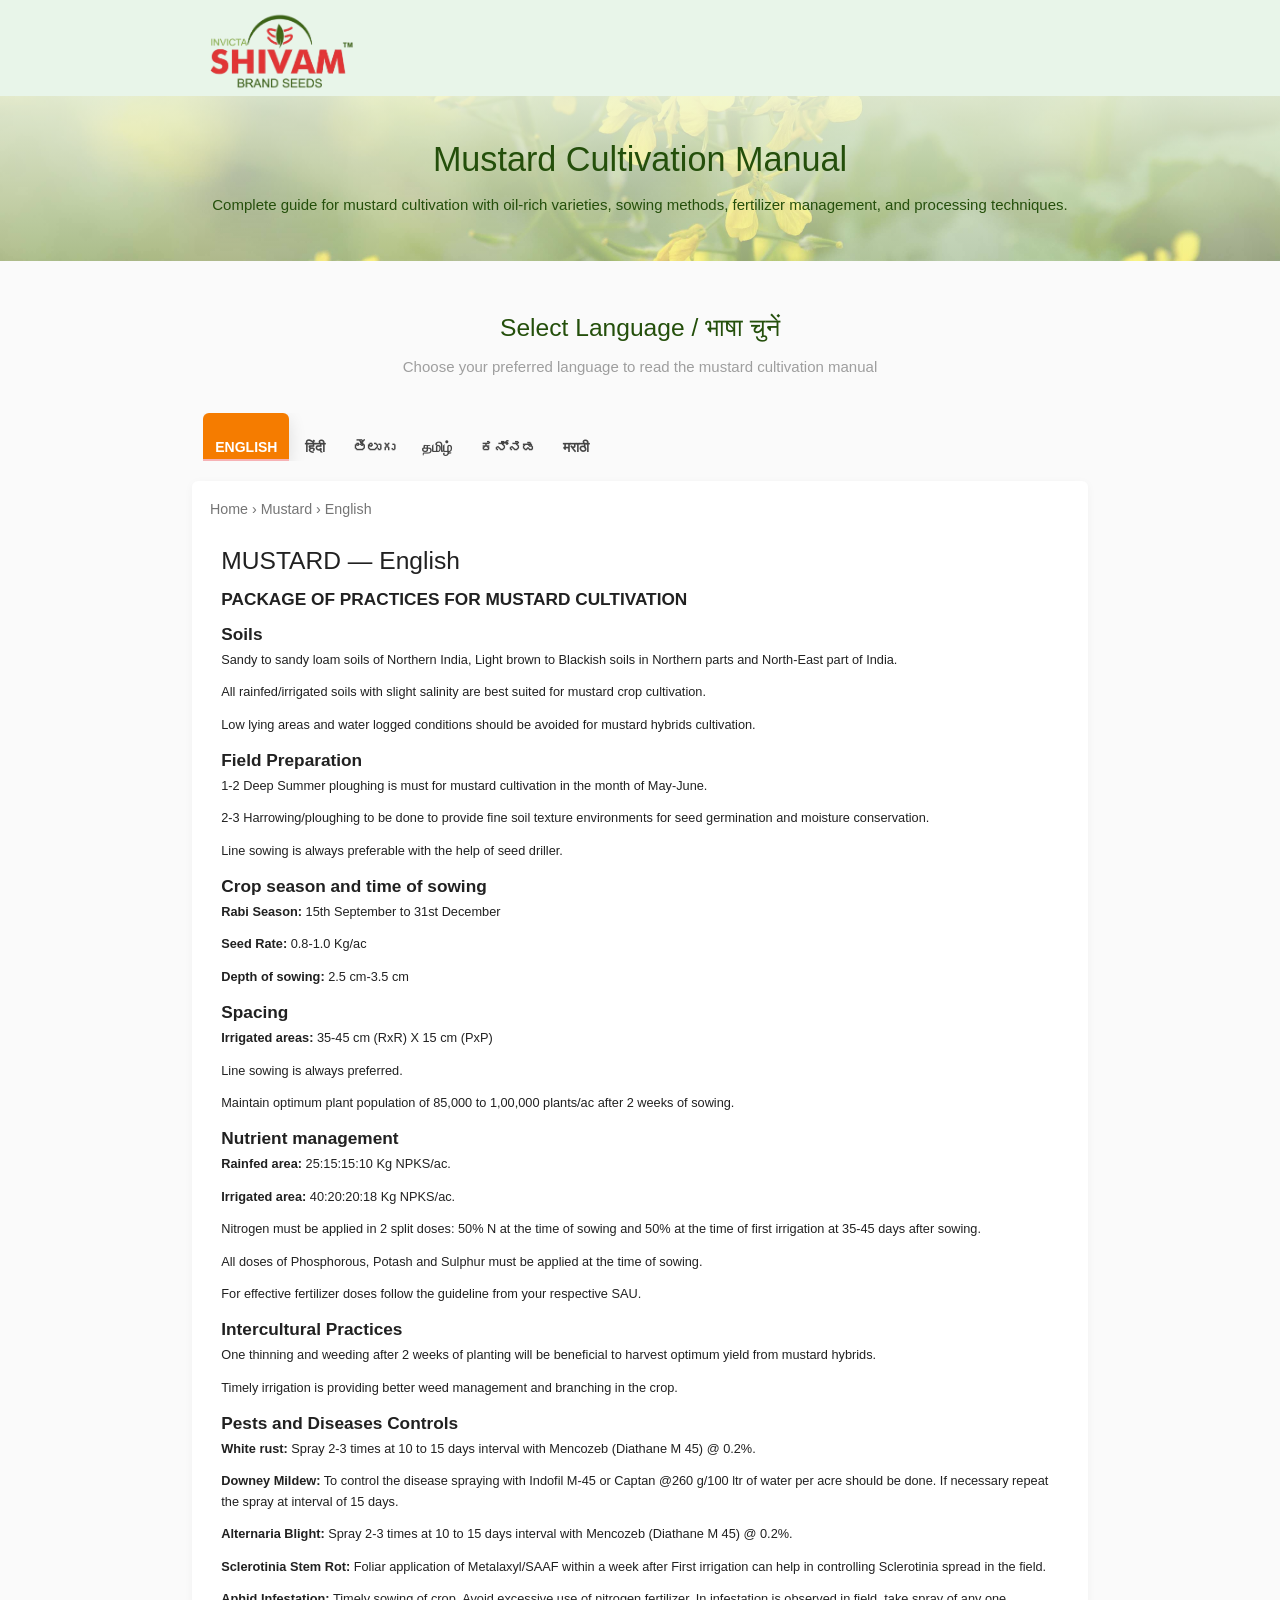
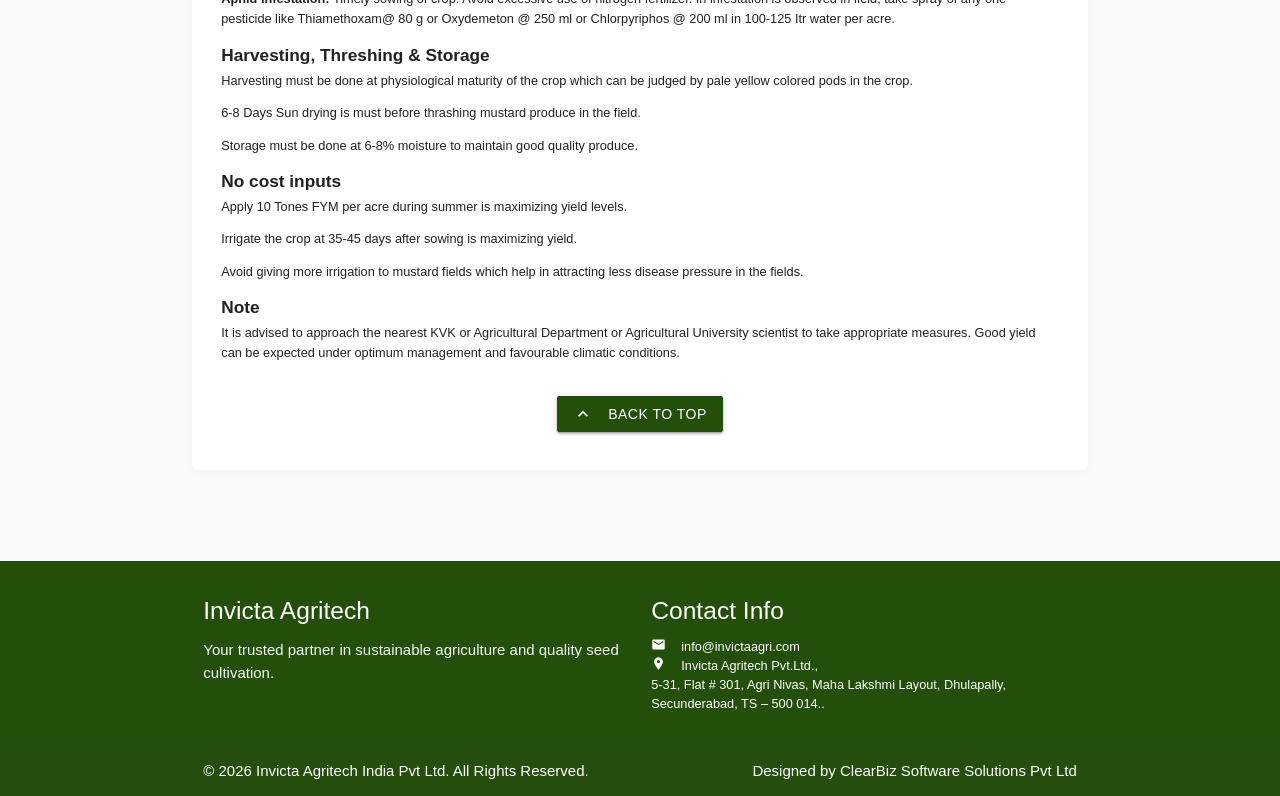
<file: pop/mustard/index.html>
<!DOCTYPE html>
<html lang="en">

<head>
  <meta charset="UTF-8">
  <meta name="viewport" content="width=device-width, initial-scale=1.0">
  <title>Mustard Cultivation Manual - Image Crop Sciences</title>

  <!-- Materialize CSS -->
  <link href="https://cdnjs.cloudflare.com/ajax/libs/materialize/1.0.0/css/materialize.min.css" rel="stylesheet">
  <link href="https://fonts.googleapis.com/icon?family=Material+Icons" rel="stylesheet">

  <!-- Custom CSS -->
  <link href="/styles.css" rel="stylesheet">
</head>

<body>
  <!-- Navigation -->
  <nav class="green lighten-5">
    <div class="nav-wrapper container">
      <a href="/index.html" class="brand-logo">
        <img src="/assets/logo.png" alt="Image Crop Sciences Logo"
          style="height: 80px; vertical-align: middle; margin-left: 8px;">
      </a>
      <a href="/#crops" class="left hide-on-med-and-up" style="line-height:80px; color:#244F0B; padding-top: 5px; padding-left: -10px;">
        <i class="material-icons left">arrow_back</i>
      </a>
    </div>
  </nav>

  <!-- Page Header - Full Width -->
  <div class="center-align"
    style="padding: 3rem 1rem; background: linear-gradient(rgba(241,248,233,0.85), rgba(241,248,233,0.5)), url('/assets/mustardImage.jpg'); background-position: center; background-size: cover; background-repeat: no-repeat;">
    <h4 style="margin-top: 0; margin-bottom: 0.5rem; color: #244F0B;">Mustard Cultivation Manual</h4>
    <p style="font-size: 1rem; margin-bottom: 0; color: #244F0B;">
      Complete guide for mustard cultivation with oil-rich varieties,
      sowing methods, fertilizer management, and processing techniques.
    </p>
  </div>

  <!-- Main Content -->
  <main class="container">
    <!-- Language Selection -->
    <div class="section" style="padding:0;">
      <div class="row center-align">
        <div class="col s12">
          <h5 style="color: #244F0B;">
            Select Language / भाषा चुनें
          </h5>
          <p class="grey-text">Choose your preferred language to read the mustard cultivation manual</p>
        </div>
      </div>

      <!-- Language tabs for desktop -->
      <div class="row hide-on-small-only">
        <div class="col s12">
          <ul id="language-tabs" class="tabs">
            <li class="tab col"><a href="#" class="lang-tab" data-lang="en">English</a></li>
            <li class="tab col"><a href="#" class="lang-tab" data-lang="hi">हिंदी</a></li>
            <li class="tab col"><a href="#" class="lang-tab" data-lang="te">తెలుగు</a></li>
            <li class="tab col"><a href="#" class="lang-tab" data-lang="ta">தமிழ்</a></li>
            <li class="tab col"><a href="#" class="lang-tab" data-lang="kn">ಕನ್ನಡ</a></li>
            <li class="tab col"><a href="#" class="lang-tab" data-lang="mr">मराठी</a></li>
          </ul>
        </div>
      </div>

      <!-- Language grid for mobile -->
      <div class="row hide-on-med-and-up">
        <div class="col s6">
          <button class="btn green darken-2 lang-tab" data-lang="en">English</button>
        </div>
        <div class="col s6">
          <button class="btn green darken-2 lang-tab" data-lang="hi">हिंदी</button>
        </div>
        <div class="col s6">
          <button class="btn green darken-2 lang-tab" data-lang="te">తెలుగు</button>
        </div>
        <div class="col s6">
          <button class="btn green darken-2 lang-tab" data-lang="ta">தமிழ்</button>
        </div>
        <div class="col s6">
          <button class="btn green darken-2 lang-tab" data-lang="kn">ಕನ್ನಡ</button>
        </div>
        <div class="col s6">
          <button class="btn green darken-2 lang-tab" data-lang="mr">मराठी</button>
        </div>
      </div>
    </div>

    <!-- Manual display area (hidden until language selected) -->
    <section id="manual-section" class="card-panel" style="display:none;">
      <!-- Breadcrumb (Home → Mustard → English) -->
      <div id="breadcrumb" class="small grey-text text-darken-1"></div>

      <div class="row">
        <div class="col s12">
          <h5 id="manual-title">Manual</h5>
          <div id="manual-content" class="flow-text">
            <!-- Manual text will be injected here by JS -->
          </div>
        </div>
      </div>

      <!-- Back to top button -->
      <div class="row center-align">
        <div class="col s12">
          <button onclick="window.scrollTo({top: 0, behavior: 'smooth'})"
            class="btn waves-effect waves-light" style="background-color: #244F0B;">
            <i class="material-icons left">keyboard_arrow_up</i>
            Back to Top
          </button>
        </div>
      </div>
    </section>
  </main>

  <!-- Footer -->
	<footer class="page-footer darken-2" style="background-color:#244F0B;">
		<div class="container">
			<div class="row">
				<div class="col s12 m6">
					<h5 class="white-text">Invicta Agritech</h5>
					<p class="grey-text text-lighten-4">
						Your trusted partner in sustainable agriculture and quality seed cultivation.
					</p>
				</div>
				<div class="col s12 m6">
					<h5 class="white-text">Contact Info</h5>
					<ul>
						<li><i class="material-icons left tiny">email</i>info@invictaagri.com</li>
						<li><i class="material-icons left tiny">location_on</i>Invicta Agritech Pvt.Ltd.,<br>
							5-31, Flat # 301, Agri Nivas, Maha Lakshmi Layout, Dhulapally,<br/> Secunderabad, TS – 500 014..
						</li>
					</ul>
				</div>
			</div>
		</div>
		<div class="footer-copyright">
			<div class="container">
				<div class="row" style="margin:0;">
					<div class="col s12 m6">
						<p class="white-text" style="margin:0;">© 2026 Invicta Agritech India Pvt Ltd. All Rights Reserved.</p>
					</div>
					<div class="col s12 m6 right-align">
						<p class="white-text" style="margin:0;">Designed by ClearBiz Software Solutions Pvt Ltd</p>
					</div>
				</div>
			</div>
		</div>
	</footer>

  <!-- Materialize JS -->
  <script src="https://cdnjs.cloudflare.com/ajax/libs/materialize/1.0.0/js/materialize.min.js"></script>
  <script src="/main.js"></script>
</body>

</html>
</file>
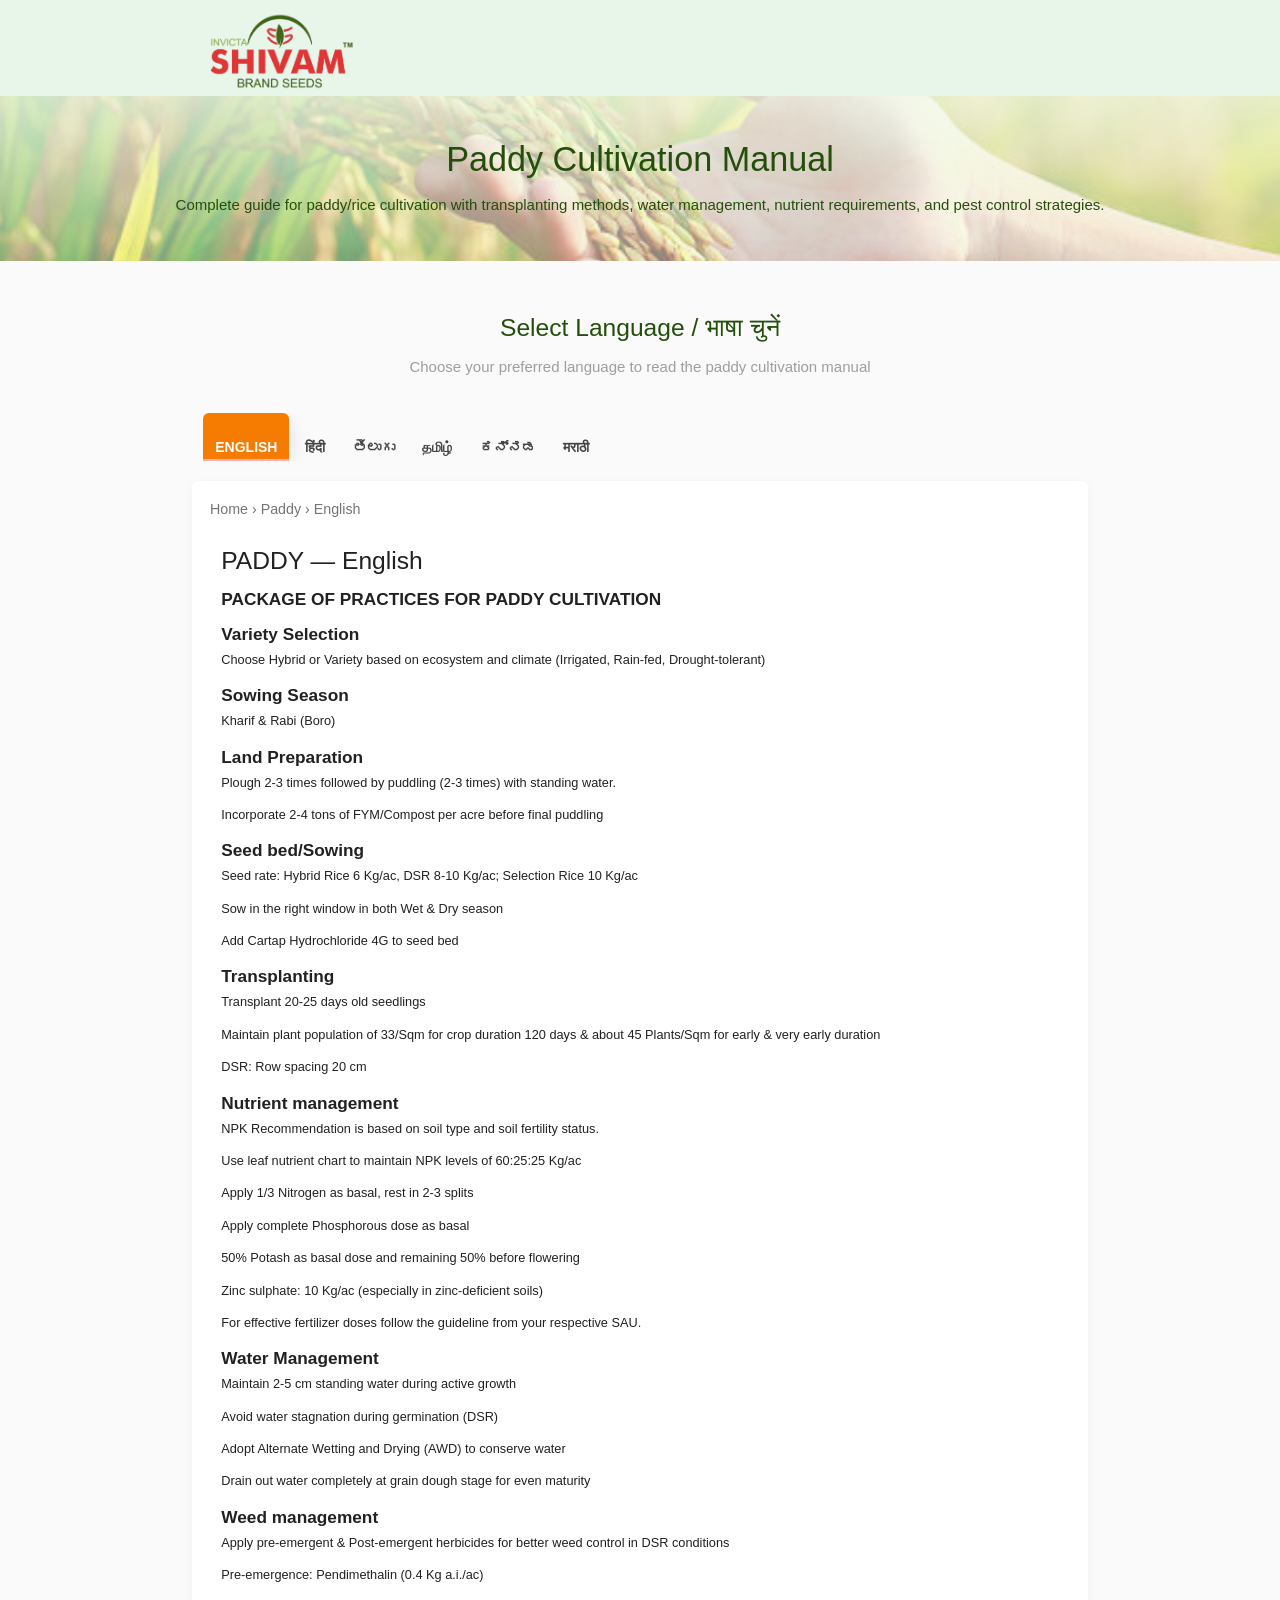
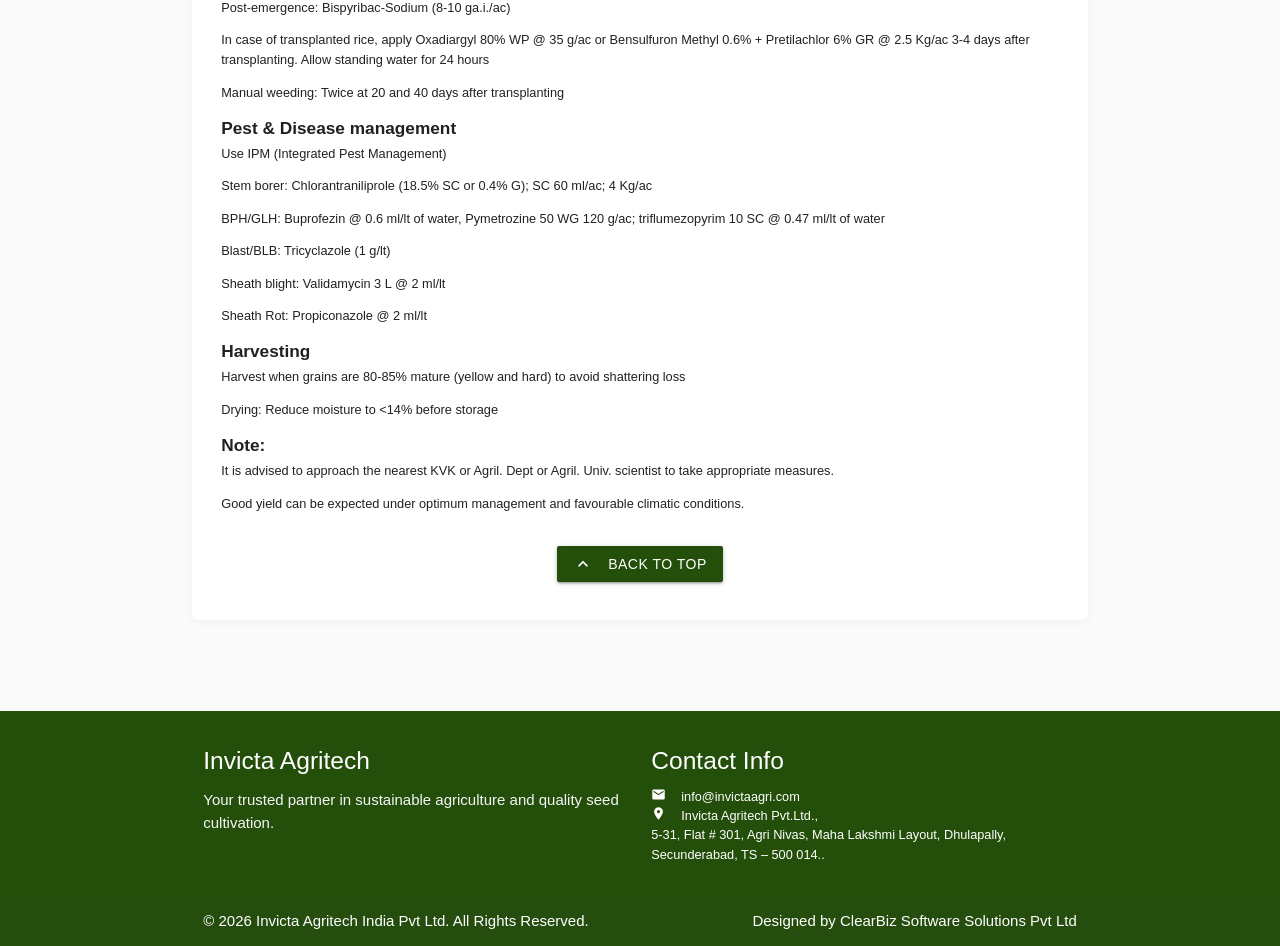
<file: pop/paddy/index.html>
<!DOCTYPE html>
<html lang="en">

<head>
  <meta charset="UTF-8">
  <meta name="viewport" content="width=device-width, initial-scale=1.0">
  <title>Paddy Cultivation Manual - Image Crop Sciences</title>

  <!-- Materialize CSS -->
  <link href="https://cdnjs.cloudflare.com/ajax/libs/materialize/1.0.0/css/materialize.min.css" rel="stylesheet">
  <link href="https://fonts.googleapis.com/icon?family=Material+Icons" rel="stylesheet">

  <!-- Custom CSS -->
  <link href="/styles.css" rel="stylesheet">
</head>

<body>
  <!-- Navigation -->
  <nav class="green lighten-5">
    <div class="nav-wrapper container">
      <a href="/index.html" class="brand-logo">
        <img src="/assets/logo.png" alt="Image Crop Sciences Logo"
          style="height: 80px; vertical-align: middle; margin-left: 8px;">
      </a>
      <a href="/#crops" class="left hide-on-med-and-up" style="line-height:80px; color:#244F0B; padding-top: 5px; padding-left: -10px;">
        <i class="material-icons left">arrow_back</i>
      </a>
    </div>
  </nav>

  <!-- Page Header - Full Width -->
  <div class="center-align"
    style="padding: 3rem 1rem; background: linear-gradient(rgba(241,248,233,0.85), rgba(241,248,233,0.5)), url('/assets/paddyCrop.jpg'); background-position: center; background-size: cover; background-repeat: no-repeat;">
    <h4 style="margin-top: 0; margin-bottom: 0.5rem; color: #244F0B;">Paddy Cultivation Manual</h4>
    <p style="font-size: 1rem; margin-bottom: 0; color: #244F0B;">
      Complete guide for paddy/rice cultivation with transplanting methods,
      water management, nutrient requirements, and pest control strategies.
    </p>
  </div>

  <!-- Main Content -->
  <main class="container">
    <!-- Language Selection -->
    <div class="section" style="padding:0;">
      <div class="row center-align">
        <div class="col s12">
          <h5 style="color: #244F0B;">
            Select Language / भाषा चुनें
          </h5>
          <p class="grey-text">Choose your preferred language to read the paddy cultivation manual</p>
        </div>
      </div>

      <!-- Language tabs for desktop -->
      <div class="row hide-on-small-only">
        <div class="col s12">
          <ul id="language-tabs" class="tabs">
            <li class="tab col"><a href="#" class="lang-tab" data-lang="en">English</a></li>
            <li class="tab col"><a href="#" class="lang-tab" data-lang="hi">हिंदी</a></li>
            <li class="tab col"><a href="#" class="lang-tab" data-lang="te">తెలుగు</a></li>
            <li class="tab col"><a href="#" class="lang-tab" data-lang="ta">தமிழ்</a></li>
            <li class="tab col"><a href="#" class="lang-tab" data-lang="kn">ಕನ್ನಡ</a></li>
            <li class="tab col"><a href="#" class="lang-tab" data-lang="mr">मराठी</a></li>
          </ul>
        </div>
      </div>

      <!-- Language grid for mobile -->
      <div class="row hide-on-med-and-up">
        <div class="col s6">
          <button class="btn green darken-2 lang-tab" data-lang="en">English</button>
        </div>
        <div class="col s6">
          <button class="btn green darken-2 lang-tab" data-lang="hi">हिंदी</button>
        </div>
        <div class="col s6">
          <button class="btn green darken-2 lang-tab" data-lang="te">తెలుగు</button>
        </div>
        <div class="col s6">
          <button class="btn green darken-2 lang-tab" data-lang="ta">தமிழ்</button>
        </div>
        <div class="col s6">
          <button class="btn green darken-2 lang-tab" data-lang="kn">ಕನ್ನಡ</button>
        </div>
        <div class="col s6">
          <button class="btn green darken-2 lang-tab" data-lang="mr">मराठी</button>
        </div>
      </div>
    </div>

    <!-- Manual display area (hidden until language selected) -->
    <section id="manual-section" class="card-panel" style="display:none;">
      <!-- Breadcrumb (Home → Paddy → English) -->
      <div id="breadcrumb" class="small grey-text text-darken-1"></div>

      <div class="row">
        <div class="col s12">
          <h5 id="manual-title">Manual</h5>
          <div id="manual-content" class="flow-text">
            <!-- Manual text will be injected here by JS -->
          </div>
        </div>
      </div>

      <!-- Back to top button -->
      <div class="row center-align">
        <div class="col s12">
          <button onclick="window.scrollTo({top: 0, behavior: 'smooth'})"
            class="btn waves-effect waves-light" style="background-color: #244F0B;">
            <i class="material-icons left">keyboard_arrow_up</i>
            Back to Top
          </button>
        </div>
      </div>
    </section>
  </main>

  <!-- Footer -->
	<footer class="page-footer darken-2" style="background-color:#244F0B;">
		<div class="container">
			<div class="row">
				<div class="col s12 m6">
					<h5 class="white-text">Invicta Agritech</h5>
					<p class="grey-text text-lighten-4">
						Your trusted partner in sustainable agriculture and quality seed cultivation.
					</p>
				</div>
				<div class="col s12 m6">
					<h5 class="white-text">Contact Info</h5>
					<ul>
						<li><i class="material-icons left tiny">email</i>info@invictaagri.com</li>
						<li><i class="material-icons left tiny">location_on</i>Invicta Agritech Pvt.Ltd.,<br>
							5-31, Flat # 301, Agri Nivas, Maha Lakshmi Layout, Dhulapally,<br/> Secunderabad, TS – 500 014..
						</li>
					</ul>
				</div>
			</div>
		</div>
		<div class="footer-copyright">
			<div class="container">
				<div class="row" style="margin:0;">
					<div class="col s12 m6">
						<p class="white-text" style="margin:0;">© 2026 Invicta Agritech India Pvt Ltd. All Rights Reserved.</p>
					</div>
					<div class="col s12 m6 right-align">
						<p class="white-text" style="margin:0;">Designed by ClearBiz Software Solutions Pvt Ltd</p>
					</div>
				</div>
			</div>
		</div>
	</footer>

  <!-- Materialize JS -->
  <script src="https://cdnjs.cloudflare.com/ajax/libs/materialize/1.0.0/js/materialize.min.js"></script>
  <script src="/main.js"></script>
</body>

</html>
</file>
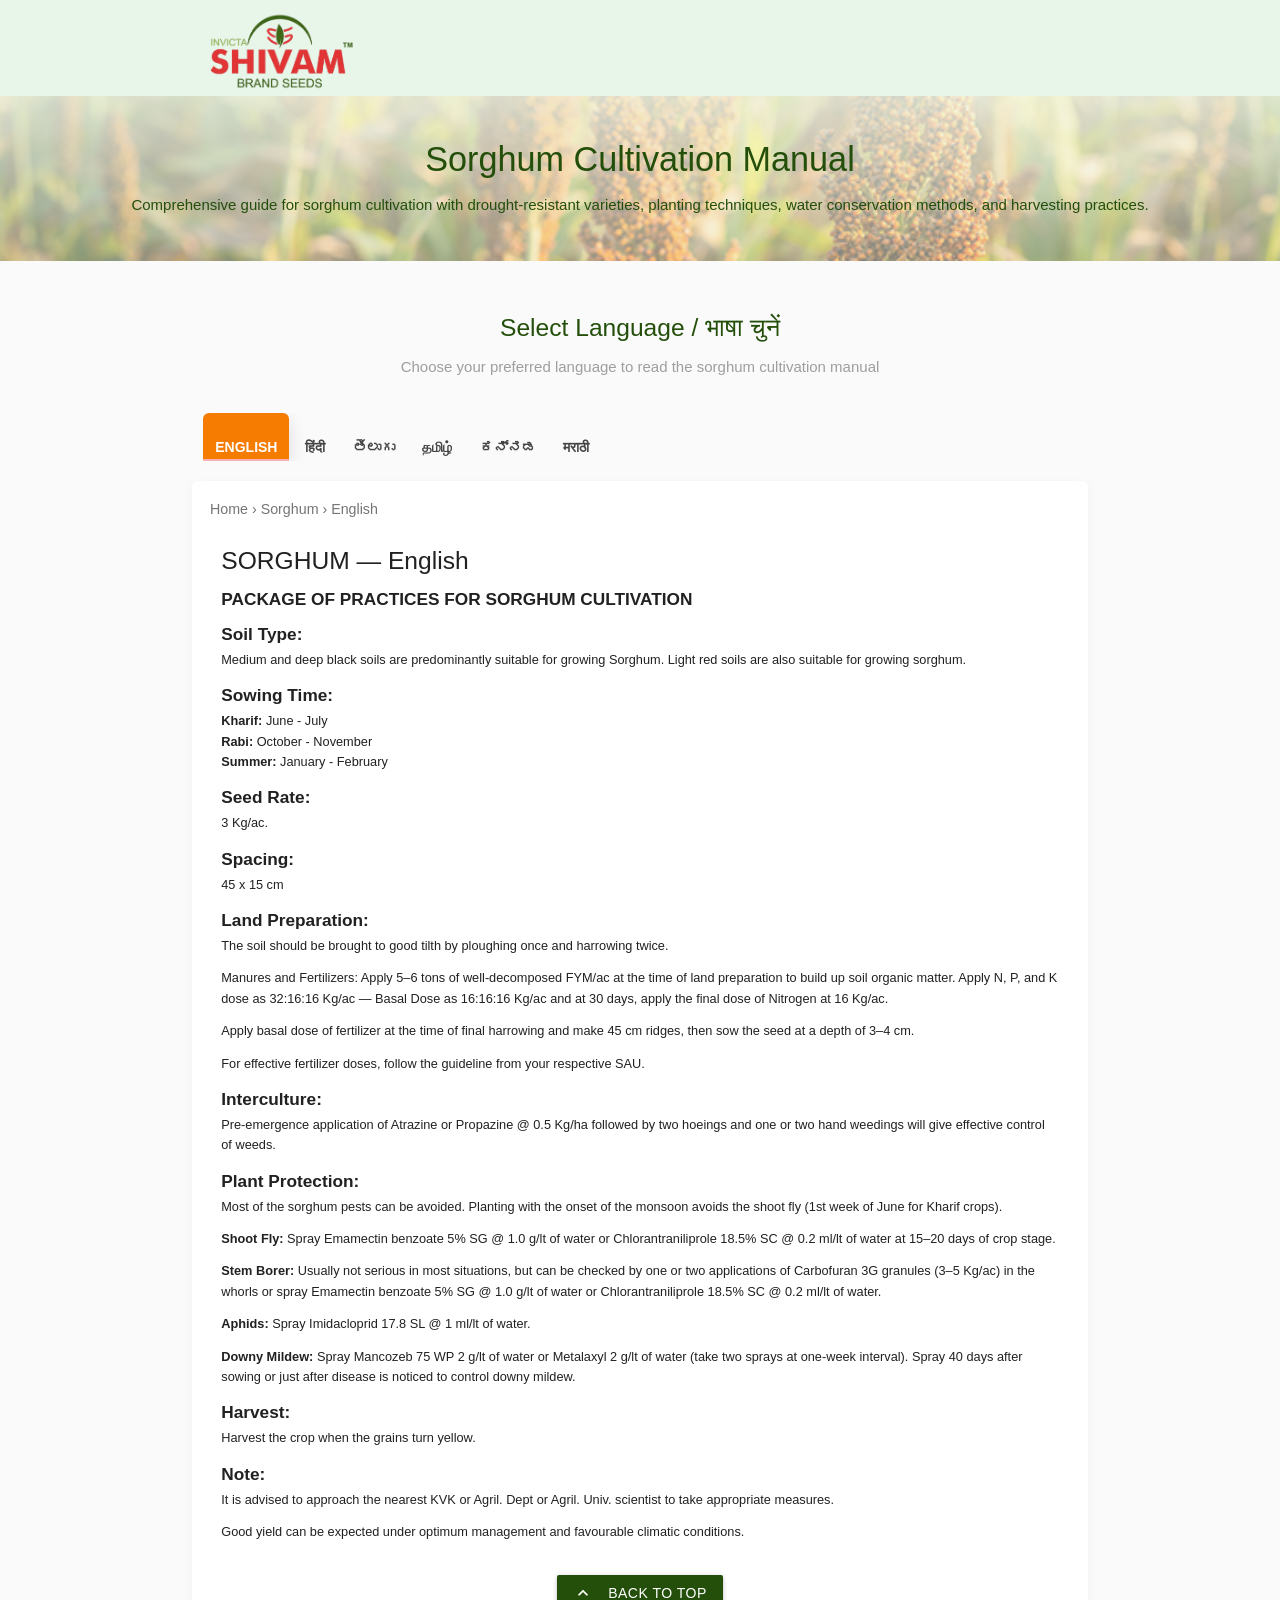
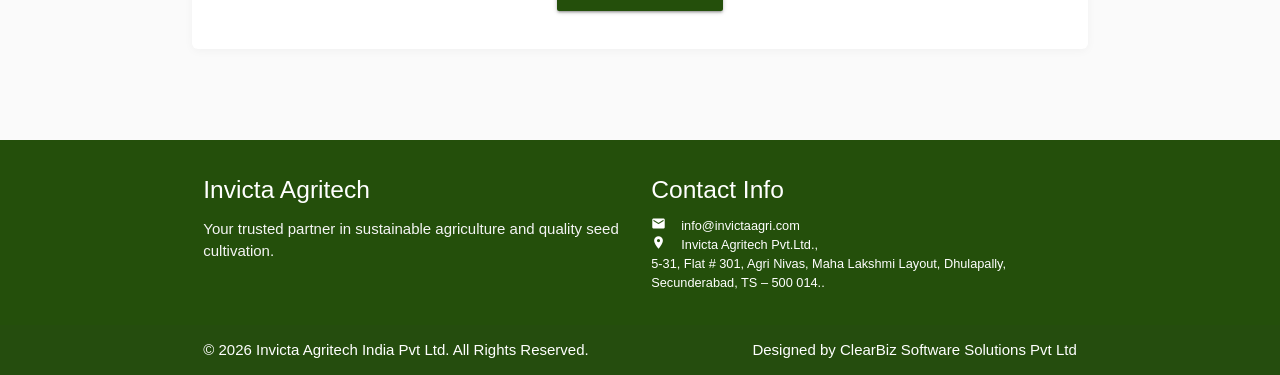
<file: pop/sorghum/index.html>
<!DOCTYPE html>
<html lang="en">

<head>
  <meta charset="UTF-8">
  <meta name="viewport" content="width=device-width, initial-scale=1.0">
  <title>Sorghum Cultivation Manual - Image Crop Sciences</title>

  <!-- Materialize CSS -->
  <link href="https://cdnjs.cloudflare.com/ajax/libs/materialize/1.0.0/css/materialize.min.css" rel="stylesheet">
  <link href="https://fonts.googleapis.com/icon?family=Material+Icons" rel="stylesheet">

  <!-- Custom CSS -->
  <link href="/styles.css" rel="stylesheet">
</head>

<body>
  <!-- Navigation -->
  <nav class="green lighten-5">
    <div class="nav-wrapper container">
      <a href="/index.html" class="brand-logo">
        <img src="/assets/logo.png" alt="Image Crop Sciences Logo"
          style="height: 80px; vertical-align: middle; margin-left: 8px;">
      </a>
      <a href="/#crops" class="left hide-on-med-and-up" style="line-height:80px; color:#244F0B; padding-top: 5px; padding-left: -10px;">
        <i class="material-icons left">arrow_back</i>
      </a>
    </div>
  </nav>

  <!-- Page Header - Full Width -->
  <div class="center-align"
    style="padding: 3rem 1rem; background: linear-gradient(rgba(241,248,233,0.85), rgba(241,248,233,0.5)), url('/assets/sorghumImage.jpg'); background-position: center; background-size: cover; background-repeat: no-repeat;">
    <h4 style="margin-top: 0; margin-bottom: 0.5rem; color: #244F0B;">Sorghum Cultivation Manual</h4>
    <p style="font-size: 1rem; margin-bottom: 0; color: #244F0B;">
      Comprehensive guide for sorghum cultivation with drought-resistant varieties,
      planting techniques, water conservation methods, and harvesting practices.
    </p>
  </div>

  <!-- Main Content -->
  <main class="container">
    <!-- Language Selection -->
    <div class="section" style="padding:0;">
      <div class="row center-align">
        <div class="col s12">
          <h5 style="color: #244F0B;">
            Select Language / भाषा चुनें
          </h5>
          <p class="grey-text">Choose your preferred language to read the sorghum cultivation manual</p>
        </div>
      </div>

      <!-- Language tabs for desktop -->
      <div class="row hide-on-small-only">
        <div class="col s12">
          <ul id="language-tabs" class="tabs">
            <li class="tab col"><a href="#" class="lang-tab" data-lang="en">English</a></li>
            <li class="tab col"><a href="#" class="lang-tab" data-lang="hi">हिंदी</a></li>
            <li class="tab col"><a href="#" class="lang-tab" data-lang="te">తెలుగు</a></li>
            <li class="tab col"><a href="#" class="lang-tab" data-lang="ta">தமிழ்</a></li>
            <li class="tab col"><a href="#" class="lang-tab" data-lang="kn">ಕನ್ನಡ</a></li>
            <li class="tab col"><a href="#" class="lang-tab" data-lang="mr">मराठी</a></li>
          </ul>
        </div>
      </div>

      <!-- Language grid for mobile -->
      <div class="row hide-on-med-and-up">
        <div class="col s6">
          <button class="btn green darken-2 lang-tab" data-lang="en">English</button>
        </div>
        <div class="col s6">
          <button class="btn green darken-2 lang-tab" data-lang="hi">हिंदी</button>
        </div>
        <div class="col s6">
          <button class="btn green darken-2 lang-tab" data-lang="te">తెలుగు</button>
        </div>
        <div class="col s6">
          <button class="btn green darken-2 lang-tab" data-lang="ta">தமிழ்</button>
        </div>
        <div class="col s6">
          <button class="btn green darken-2 lang-tab" data-lang="kn">ಕನ್ನಡ</button>
        </div>
        <div class="col s6">
          <button class="btn green darken-2 lang-tab" data-lang="mr">मराठी</button>
        </div>
      </div>
    </div>

    <!-- Manual display area (hidden until language selected) -->
    <section id="manual-section" class="card-panel" style="display:none;">
      <!-- Breadcrumb (Home → Sorghum → English) -->
      <div id="breadcrumb" class="small grey-text text-darken-1"></div>

      <div class="row">
        <div class="col s12">
          <h5 id="manual-title">Manual</h5>
          <div id="manual-content" class="flow-text">
            <!-- Manual text will be injected here by JS -->
          </div>
        </div>
      </div>

      <!-- Back to top button -->
      <div class="row center-align">
        <div class="col s12">
          <button onclick="window.scrollTo({top: 0, behavior: 'smooth'})"
            class="btn waves-effect waves-light" style="background-color: #244F0B;">
            <i class="material-icons left">keyboard_arrow_up</i>
            Back to Top
          </button>
        </div>
      </div>
    </section>
  </main>

  <!-- Footer -->
	<footer class="page-footer darken-2" style="background-color:#244F0B;">
		<div class="container">
			<div class="row">
				<div class="col s12 m6">
					<h5 class="white-text">Invicta Agritech</h5>
					<p class="grey-text text-lighten-4">
						Your trusted partner in sustainable agriculture and quality seed cultivation.
					</p>
				</div>
				<div class="col s12 m6">
					<h5 class="white-text">Contact Info</h5>
					<ul>
						<li><i class="material-icons left tiny">email</i>info@invictaagri.com</li>
						<li><i class="material-icons left tiny">location_on</i>Invicta Agritech Pvt.Ltd.,<br>
							5-31, Flat # 301, Agri Nivas, Maha Lakshmi Layout, Dhulapally,<br/> Secunderabad, TS – 500 014..
						</li>
					</ul>
				</div>
			</div>
		</div>
		<div class="footer-copyright">
			<div class="container">
				<div class="row" style="margin:0;">
					<div class="col s12 m6">
						<p class="white-text" style="margin:0;">© 2026 Invicta Agritech India Pvt Ltd. All Rights Reserved.</p>
					</div>
					<div class="col s12 m6 right-align">
						<p class="white-text" style="margin:0;">Designed by ClearBiz Software Solutions Pvt Ltd</p>
					</div>
				</div>
			</div>
		</div>
	</footer>

  <!-- Materialize JS -->
  <script src="https://cdnjs.cloudflare.com/ajax/libs/materialize/1.0.0/js/materialize.min.js"></script>
  <script src="/main.js"></script>
</body>

</html>
</file>
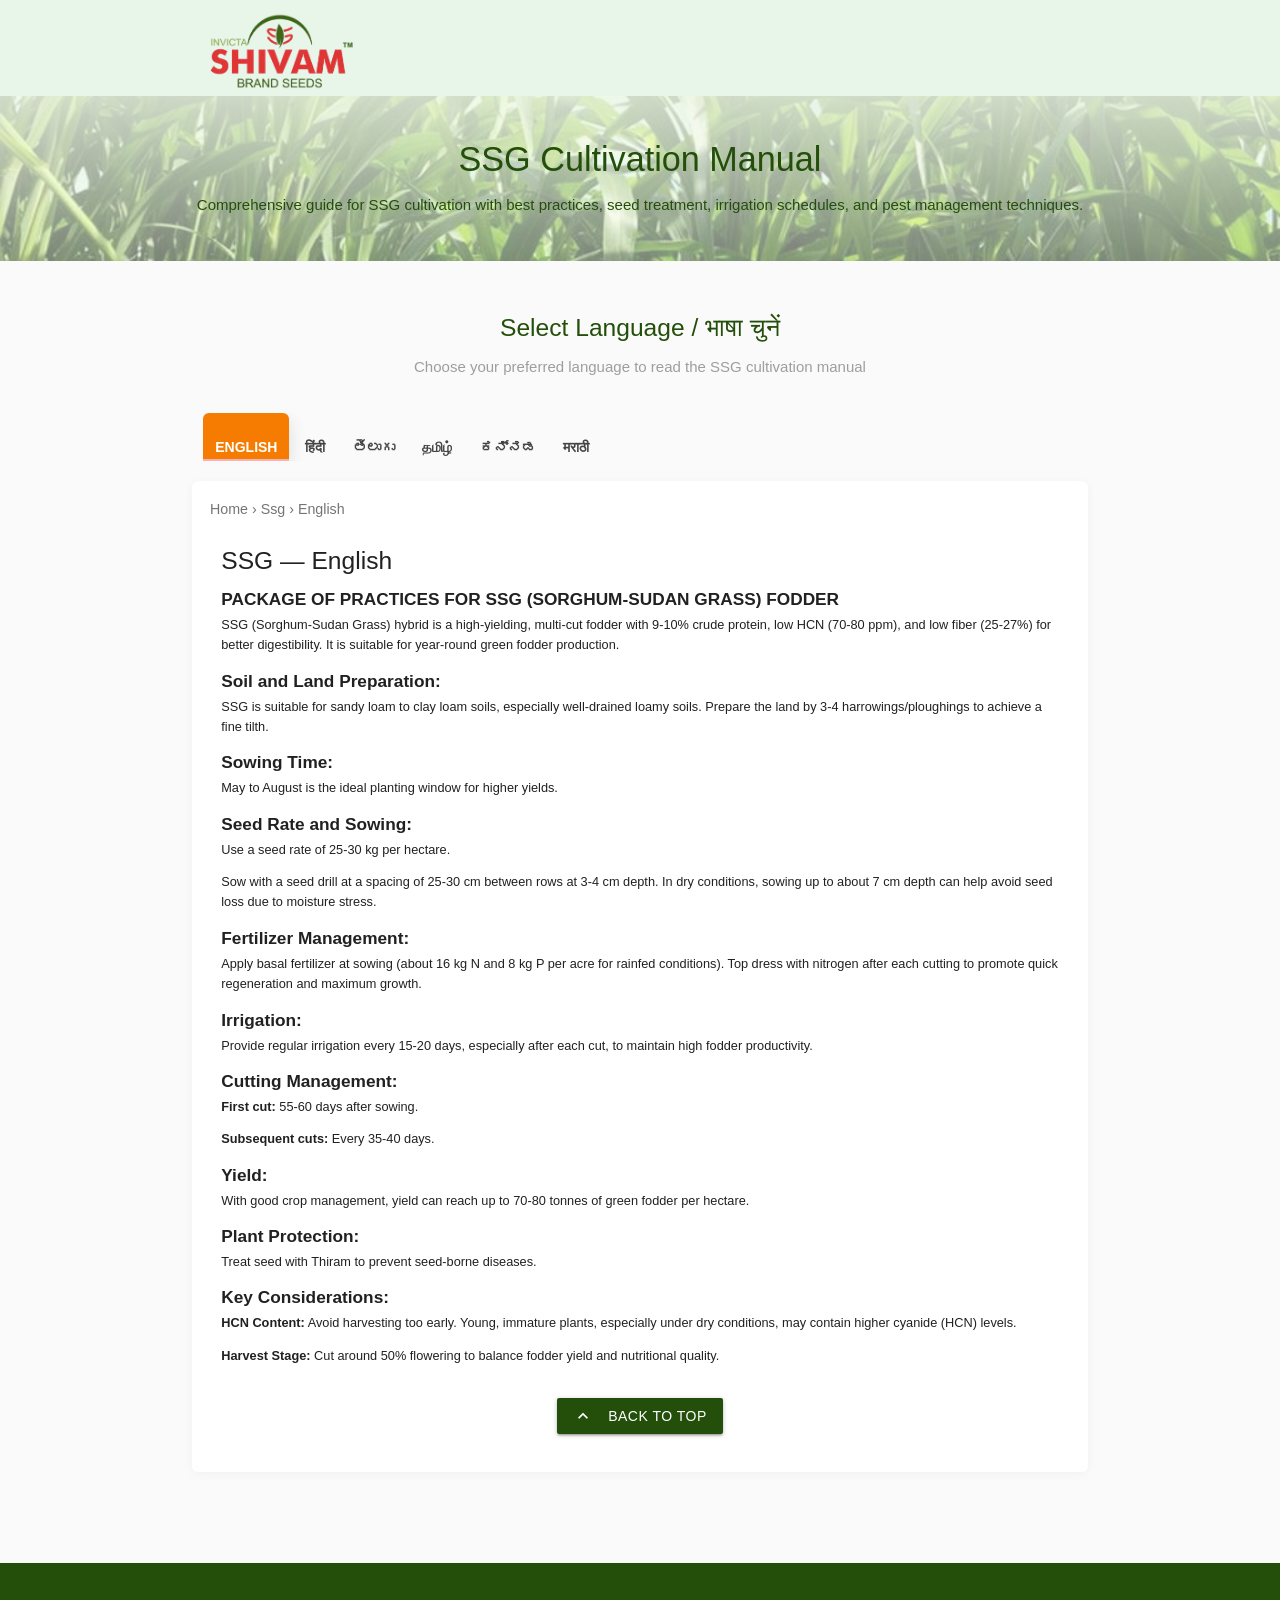
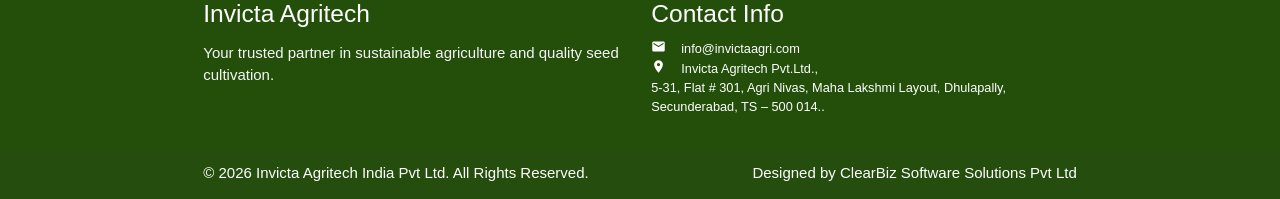
<file: pop/ssg/index.html>
<!DOCTYPE html>
<html lang="en">

<head>
    <meta charset="UTF-8">
    <meta name="viewport" content="width=device-width, initial-scale=1.0">
    <title>SSG Cultivation Manual - Image Crop Sciences</title>

    <!-- Materialize CSS -->
    <link href="https://cdnjs.cloudflare.com/ajax/libs/materialize/1.0.0/css/materialize.min.css" rel="stylesheet">
    <link href="https://fonts.googleapis.com/icon?family=Material+Icons" rel="stylesheet">

    <!-- Custom CSS -->
    <link href="/styles.css" rel="stylesheet">
    
</head>

<body>
	<nav class="green lighten-5">
		<div class="nav-wrapper container">
			<a href="/index.html" class="brand-logo">
				<img src="/assets/logo.png" alt="INVICTA AGRITECH Logo"
					style="height: 80px; vertical-align: middle; margin-left: 8px;">
			</a>
			<a href="/#crops" class="left hide-on-med-and-up" style="line-height:60px; color:#244F0B; padding-top: 5px; padding-left: -10px;">
				<i class="material-icons left">arrow_back</i>
			</a>
		</div>
	</nav>

    <!-- Page Header - Full Width -->
    <div class="center-align"
        style="padding: 3rem 1rem; background: linear-gradient(rgba(241,248,233,0.85), rgba(241,248,233,0.5)), url('/assets/ssg.jpg'); background-position: center; background-size: cover; background-repeat: no-repeat;">
        <h4 style="margin-top: 0; margin-bottom: 0.5rem; color: #244F0B;">SSG
            Cultivation Manual</h4>
        <p style="font-size: 1rem; margin-bottom: 0; color: #244F0B;">
            Comprehensive guide for SSG cultivation with best practices, seed treatment, irrigation
            schedules, and pest management techniques.
        </p>
    </div>

    <!-- Main Content -->
    <main class="container">
        <!-- Language Selection -->
        <div class="section" style="padding:0;">
            <div class="row center-align">
                <div class="col s12">
                    <h5 style="color: #244F0B;">
                        Select Language / भाषा चुनें
                    </h5>
                    <p class="grey-text">Choose your preferred language to read the SSG cultivation manual</p>
                </div>
            </div>

            <!-- Language tabs for desktop -->
            <div class="row hide-on-small-only">
                <div class="col s12">
                    <ul id="language-tabs" class="tabs">
                        <li class="tab col"><a href="#" class="lang-tab" data-lang="en">English</a></li>
                        <li class="tab col"><a href="#" class="lang-tab" data-lang="hi">हिंदी</a></li>
                        <li class="tab col"><a href="#" class="lang-tab" data-lang="te">తెలుగు</a></li>
                        <li class="tab col"><a href="#" class="lang-tab" data-lang="ta">தமிழ்</a></li>
                        <li class="tab col"><a href="#" class="lang-tab" data-lang="kn">ಕನ್ನಡ</a></li>
                        <li class="tab col"><a href="#" class="lang-tab" data-lang="mr">मराठी</a></li>
                    </ul>
                </div>
            </div>

            <!-- Language grid for mobile -->
            <div class="row hide-on-med-and-up">
                <div class="col s6">
                    <button class="btn green darken-2 lang-tab" data-lang="en">English</button>
                </div>
                <div class="col s6">
                    <button class="btn green darken-2 lang-tab" data-lang="hi">हिंदी</button>
                </div>
                <div class="col s6">
                    <button class="btn green darken-2 lang-tab" data-lang="te">తెలుగు</button>
                </div>
                <div class="col s6">
                    <button class="btn green darken-2 lang-tab" data-lang="ta">தமிழ்</button>
                </div>
                <div class="col s6">
                    <button class="btn green darken-2 lang-tab" data-lang="kn">ಕನ್ನಡ</button>
                </div>
                <div class="col s6">
                    <button class="btn green darken-2 lang-tab" data-lang="mr">मराठी</button>
                </div>
            </div>
        </div>

        <!-- Manual display area (hidden until language selected) -->
        <section id="manual-section" class="card-panel" style="display:none;">
            <!-- Breadcrumb (Home → Cotton → English) -->
            <div id="breadcrumb" class="small grey-text text-darken-1"></div>

            <div class="row">
                <div class="col s12">
                    <h5 id="manual-title">Manual</h5>
                    <div id="manual-content" class="flow-text">
                        <!-- Manual text will be injected here by JS -->
                    </div>
                </div>
            </div>

            <!-- Back to top button -->
            <div class="row center-align">
                <div class="col s12">
                    <button onclick="window.scrollTo({top: 0, behavior: 'smooth'})"
                        class="btn waves-effect waves-light" style="background-color: #244F0B;">
                        <i class="material-icons left">keyboard_arrow_up</i>
                        Back to Top
                    </button>
                </div>
            </div>
        </section>
    </main>

    <!-- Footer -->
	<footer class="page-footer darken-2" style="background-color:#244F0B;">
		<div class="container">
			<div class="row">
				<div class="col s12 m6">
					<h5 class="white-text">Invicta Agritech</h5>
					<p class="grey-text text-lighten-4">
						Your trusted partner in sustainable agriculture and quality seed cultivation.
					</p>
				</div>
				<div class="col s12 m6">
					<h5 class="white-text">Contact Info</h5>
					<ul>
						<li><i class="material-icons left tiny">email</i>info@invictaagri.com</li>
						<li><i class="material-icons left tiny">location_on</i>Invicta Agritech Pvt.Ltd.,<br>
							5-31, Flat # 301, Agri Nivas, Maha Lakshmi Layout, Dhulapally,<br/> Secunderabad, TS – 500 014..
						</li>
					</ul>
				</div>
			</div>
		</div>
		<div class="footer-copyright">
			<div class="container">
				<div class="row" style="margin:0;">
					<div class="col s12 m6">
						<p class="white-text" style="margin:0;">© 2026 Invicta Agritech India Pvt Ltd. All Rights Reserved.</p>
					</div>
					<div class="col s12 m6 right-align">
						<p class="white-text" style="margin:0;">Designed by ClearBiz Software Solutions Pvt Ltd</p>
					</div>
				</div>
			</div>
		</div>
	</footer>

    <!-- Materialize JS -->
    <script src="https://cdnjs.cloudflare.com/ajax/libs/materialize/1.0.0/js/materialize.min.js"></script>
    <script src="/main.js"></script>
</body>

</html>
</file>
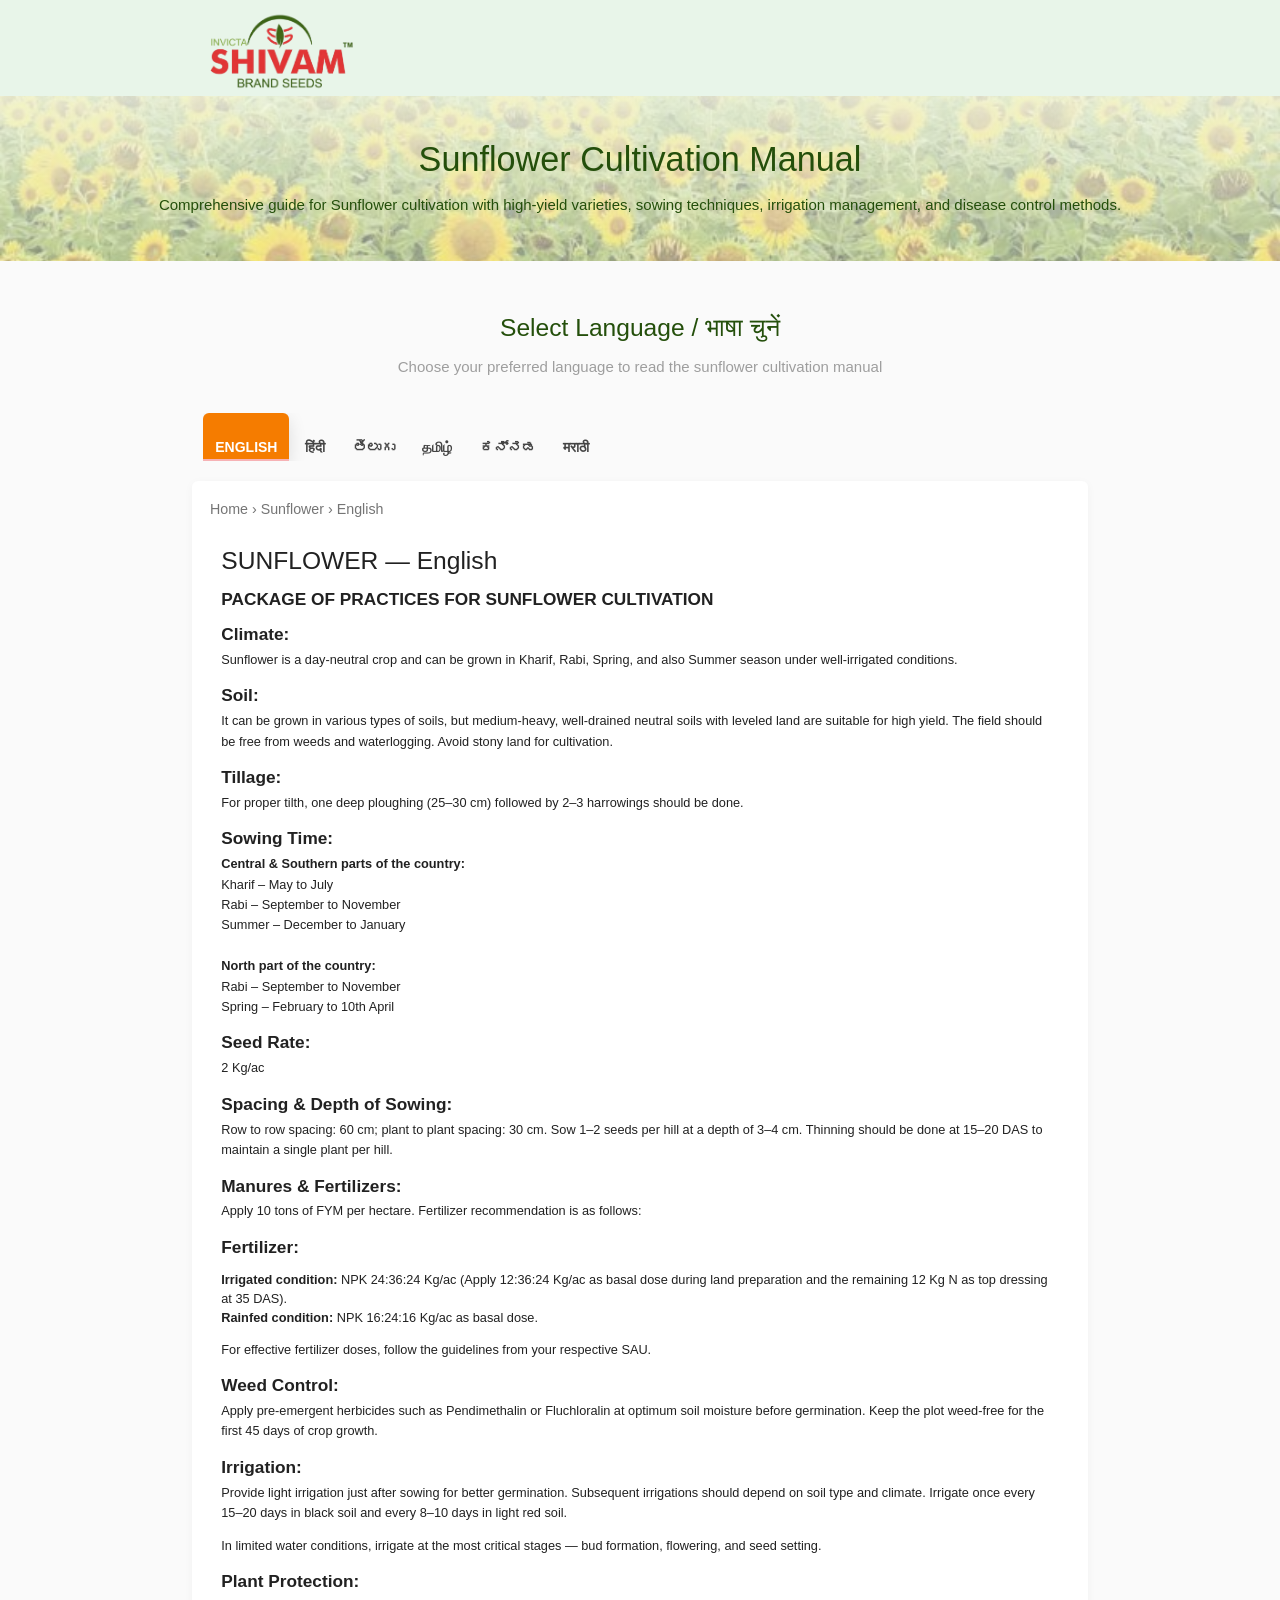
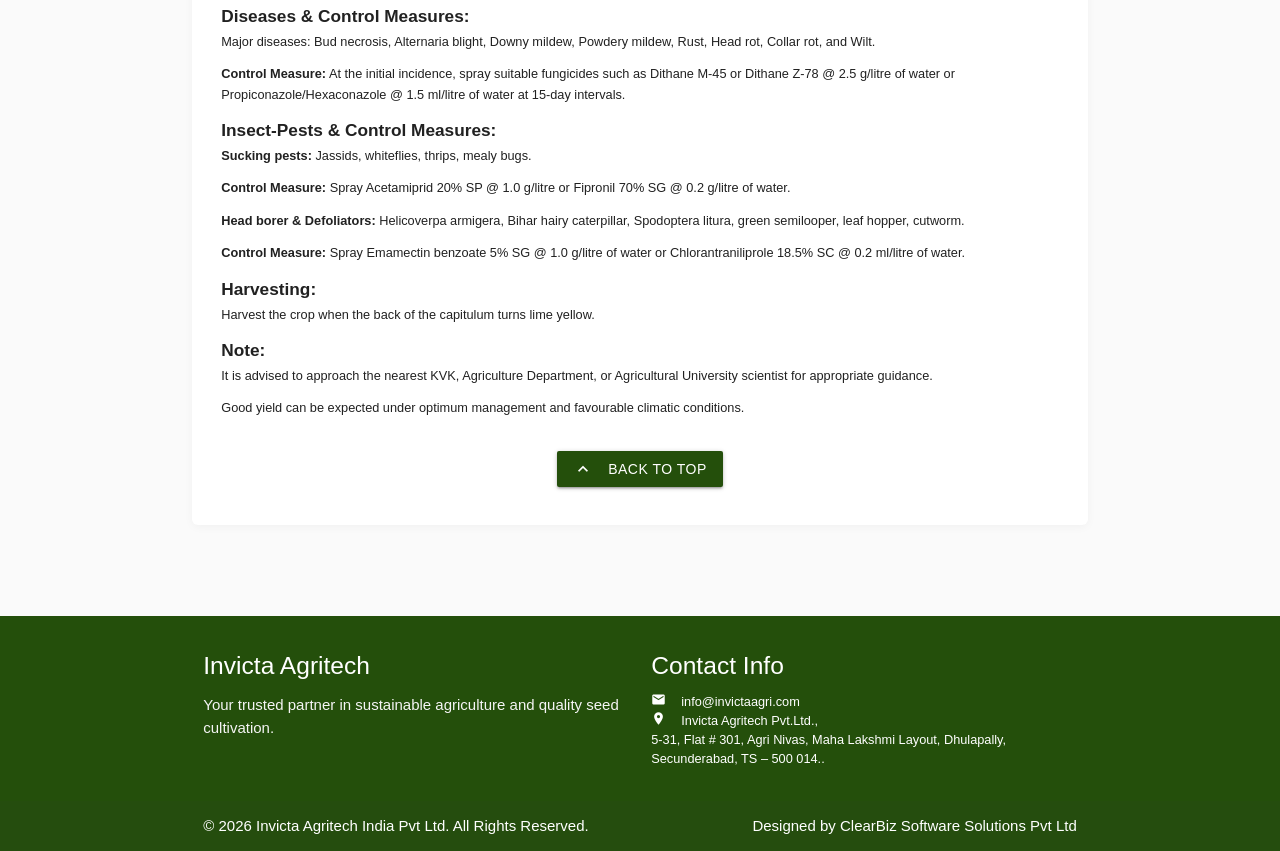
<file: pop/sunflower/index.html>
<!DOCTYPE html>
<html lang="en">

<head>
  <meta charset="UTF-8">
  <meta name="viewport" content="width=device-width, initial-scale=1.0">
  <title>Sunflower Cultivation Manual - Image Crop Sciences</title>

  <!-- Materialize CSS -->
  <link href="https://cdnjs.cloudflare.com/ajax/libs/materialize/1.0.0/css/materialize.min.css" rel="stylesheet">
  <link href="https://fonts.googleapis.com/icon?family=Material+Icons" rel="stylesheet">

  <!-- Custom CSS -->
  <link href="/styles.css" rel="stylesheet">
</head>

<body>
  <!-- Navigation -->
  <nav class="green lighten-5">
    <div class="nav-wrapper container">
      <a href="/index.html" class="brand-logo">
        <img src="/assets/logo.png" alt="Image Crop Sciences Logo"
          style="height: 80px; vertical-align: middle; margin-left: 8px;">
      </a>
      <a href="/#crops" class="left hide-on-med-and-up" style="line-height:80px; color:#244F0B; padding-top: 5px; padding-left: -10px;">
        <i class="material-icons left">arrow_back</i>
      </a>
    </div>
  </nav>

  <!-- Page Header - Full Width -->
  <div class="center-align"
    style="padding: 3rem 1rem; background: linear-gradient(rgba(241,248,233,0.85), rgba(241,248,233,0.5)), url('/assets/SunflowerCrop.jpg'); background-position: center; background-size: cover; background-repeat: no-repeat;">
    <h4 style="margin-top: 0; margin-bottom: 0.5rem; color: #244F0B;">Sunflower Cultivation Manual</h4>
    <p style="font-size: 1rem; margin-bottom: 0; color: #244F0B;">
      Comprehensive guide for Sunflower cultivation with high-yield varieties, sowing techniques, irrigation
      management, and disease control methods.
    </p>
  </div>

  <!-- Main Content -->
  <main class="container">
    <!-- Language Selection -->
    <div class="section" style="padding:0;">
      <div class="row center-align">
        <div class="col s12">
          <h5 style="color: #244F0B;">
            Select Language / भाषा चुनें
          </h5>
          <p class="grey-text">Choose your preferred language to read the sunflower cultivation manual</p>
        </div>
      </div>

      <!-- Language tabs for desktop -->
      <div class="row hide-on-small-only">
        <div class="col s12">
          <ul id="language-tabs" class="tabs">
            <li class="tab col"><a href="#" class="lang-tab" data-lang="en">English</a></li>
            <li class="tab col"><a href="#" class="lang-tab" data-lang="hi">हिंदी</a></li>
            <li class="tab col"><a href="#" class="lang-tab" data-lang="te">తెలుగు</a></li>
            <li class="tab col"><a href="#" class="lang-tab" data-lang="ta">தமிழ்</a></li>
            <li class="tab col"><a href="#" class="lang-tab" data-lang="kn">ಕನ್ನಡ</a></li>
            <li class="tab col"><a href="#" class="lang-tab" data-lang="mr">मराठी</a></li>
          </ul>
        </div>
      </div>

      <!-- Language grid for mobile -->
      <div class="row hide-on-med-and-up">
        <div class="col s6">
          <button class="btn green darken-2 lang-tab" data-lang="en">English</button>
        </div>
        <div class="col s6">
          <button class="btn green darken-2 lang-tab" data-lang="hi">हिंदी</button>
        </div>
        <div class="col s6">
          <button class="btn green darken-2 lang-tab" data-lang="te">తెలుగు</button>
        </div>
        <div class="col s6">
          <button class="btn green darken-2 lang-tab" data-lang="ta">தமிழ்</button>
        </div>
        <div class="col s6">
          <button class="btn green darken-2 lang-tab" data-lang="kn">ಕನ್ನಡ</button>
        </div>
        <div class="col s6">
          <button class="btn green darken-2 lang-tab" data-lang="mr">मराठी</button>
        </div>
      </div>
    </div>

    <!-- Manual display area (hidden until language selected) -->
    <section id="manual-section" class="card-panel" style="display:none;">
      <!-- Breadcrumb (Home → Sunflower → English) -->
      <div id="breadcrumb" class="small grey-text text-darken-1"></div>

      <div class="row">
        <div class="col s12">
          <h5 id="manual-title">Manual</h5>
          <div id="manual-content" class="flow-text">
            <!-- Manual text will be injected here by JS -->
          </div>
        </div>
      </div>

      <!-- Back to top button -->
      <div class="row center-align">
        <div class="col s12">
          <button onclick="window.scrollTo({top: 0, behavior: 'smooth'})"
            class="btn waves-effect waves-light" style="background-color: #244F0B;">
            <i class="material-icons left">keyboard_arrow_up</i>
            Back to Top
          </button>
        </div>
      </div>
    </section>
  </main>

  <!-- Footer -->
	<footer class="page-footer darken-2" style="background-color:#244F0B;">
		<div class="container">
			<div class="row">
				<div class="col s12 m6">
					<h5 class="white-text">Invicta Agritech</h5>
					<p class="grey-text text-lighten-4">
						Your trusted partner in sustainable agriculture and quality seed cultivation.
					</p>
				</div>
				<div class="col s12 m6">
					<h5 class="white-text">Contact Info</h5>
					<ul>
						<li><i class="material-icons left tiny">email</i>info@invictaagri.com</li>
						<li><i class="material-icons left tiny">location_on</i>Invicta Agritech Pvt.Ltd.,<br>
							5-31, Flat # 301, Agri Nivas, Maha Lakshmi Layout, Dhulapally,<br/> Secunderabad, TS – 500 014..
						</li>
					</ul>
				</div>
			</div>
		</div>
		<div class="footer-copyright">
			<div class="container">
				<div class="row" style="margin:0;">
					<div class="col s12 m6">
						<p class="white-text" style="margin:0;">© 2026 Invicta Agritech India Pvt Ltd. All Rights Reserved.</p>
					</div>
					<div class="col s12 m6 right-align">
						<p class="white-text" style="margin:0;">Designed by ClearBiz Software Solutions Pvt Ltd</p>
					</div>
				</div>
			</div>
		</div>
	</footer>

  <!-- Materialize JS -->
  <script src="https://cdnjs.cloudflare.com/ajax/libs/materialize/1.0.0/js/materialize.min.js"></script>
  <script src="/main.js"></script>
</body>

</html>
</file>
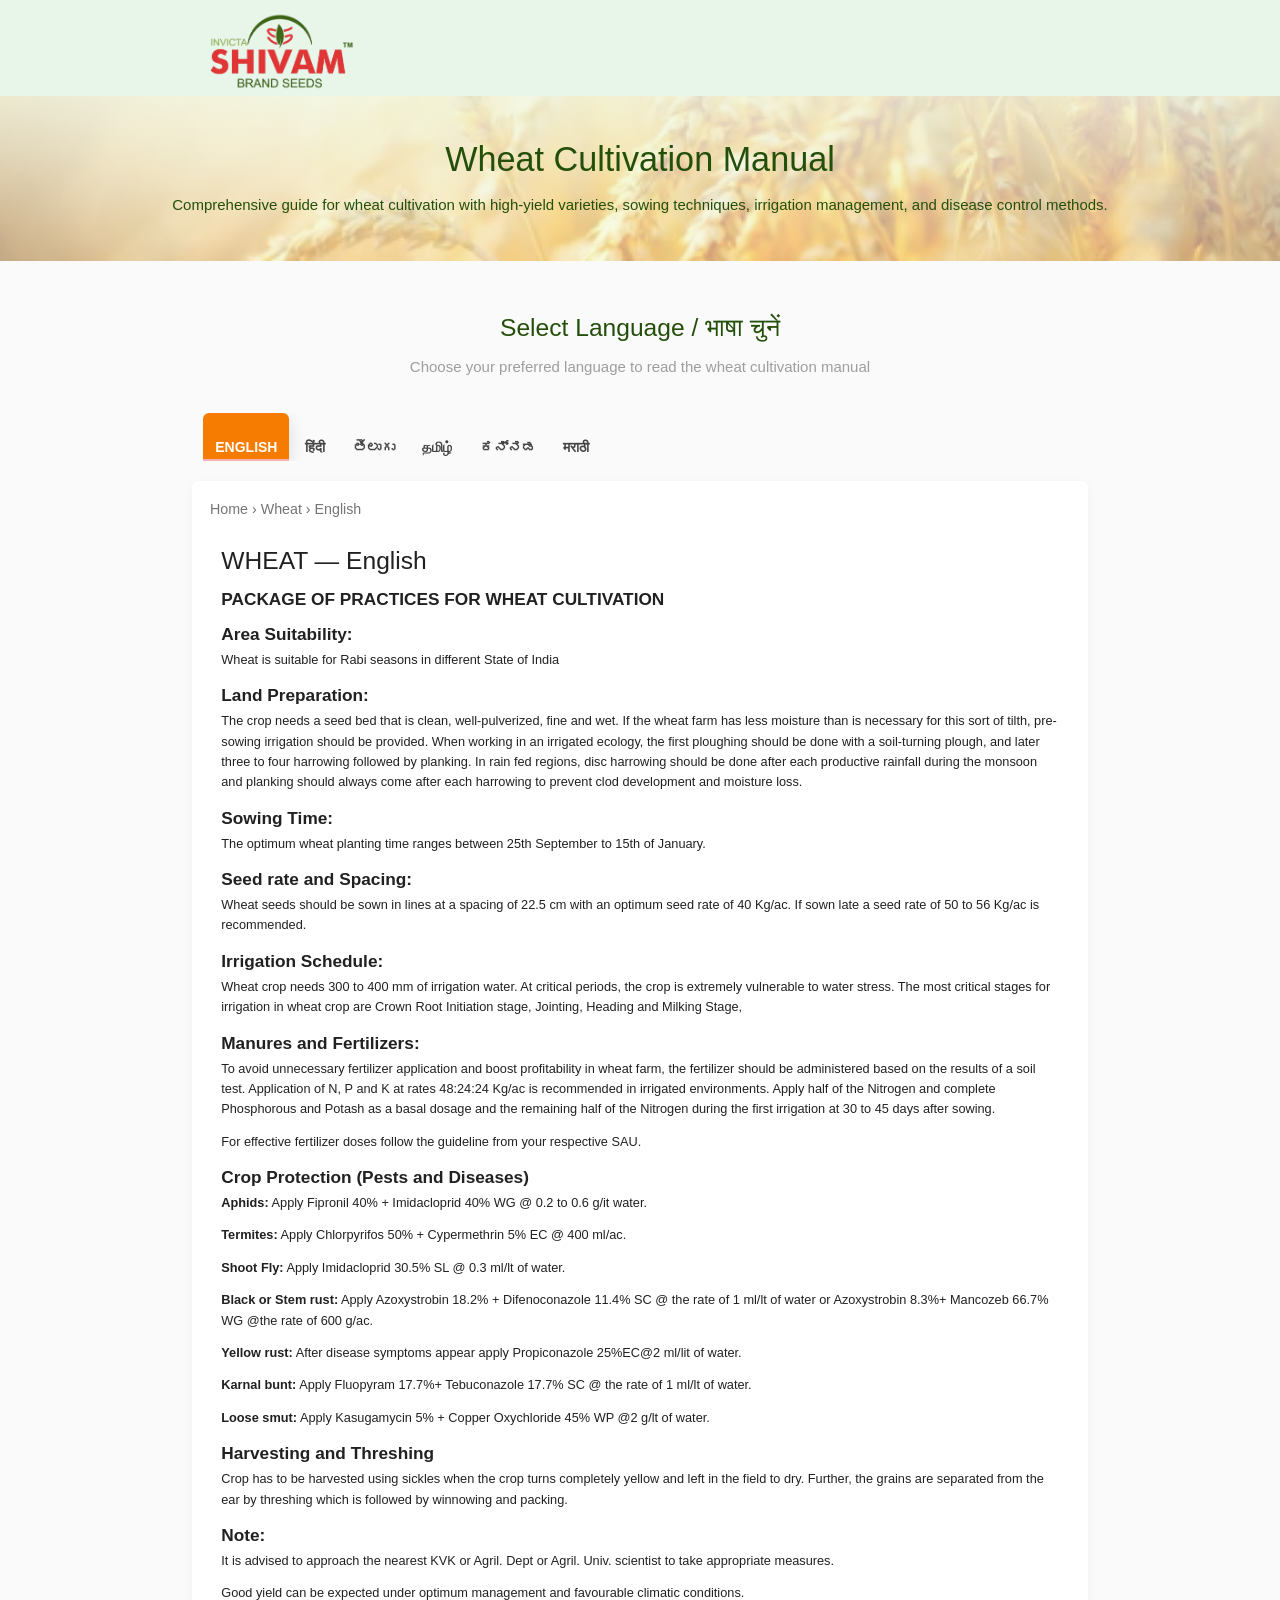
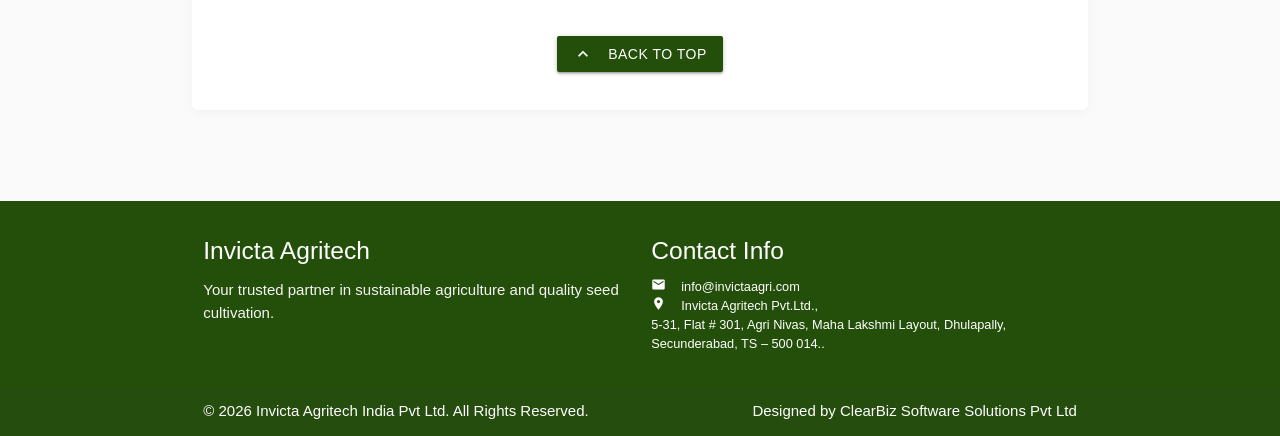
<file: pop/wheat/index.html>
<!DOCTYPE html>
<html lang="en">

<head>
  <meta charset="UTF-8">
  <meta name="viewport" content="width=device-width, initial-scale=1.0">
  <title>Wheat Cultivation Manual - Image Crop Sciences</title>

  <!-- Materialize CSS -->
  <link href="https://cdnjs.cloudflare.com/ajax/libs/materialize/1.0.0/css/materialize.min.css" rel="stylesheet">
  <link href="https://fonts.googleapis.com/icon?family=Material+Icons" rel="stylesheet">

  <!-- Custom CSS -->
  <link href="/styles.css" rel="stylesheet">
</head>

<body>
  <!-- Navigation -->
  <nav class="green lighten-5">
		<div class="nav-wrapper container">
			<a href="/index.html" class="brand-logo">
				<img src="/assets/logo.png" alt="Image Crop Sciences Logo" style="height: 80px; vertical-align: middle; margin-left: 8px;">
			</a>
			<a href="/#crops" class="left hide-on-med-and-up" style="line-height:80px; color:#244F0B; padding-top: 5px; padding-left: -10px;">
				<i class="material-icons left">arrow_back</i>
			</a>
		</div>
	</nav>

  <!-- Page Header - Full Width -->
  <div class="center-align"
    style="padding: 3rem 1rem; background: linear-gradient(rgba(241,248,233,0.85), rgba(241,248,233,0.5)), url('/assets/wheatCrop.webp'); background-position: center; background-size: cover; background-repeat: no-repeat;">
    <h4 style="margin-top: 0; margin-bottom: 0.5rem; color: #244F0B;">Wheat Cultivation Manual</h4>
    <p style="font-size: 1rem; margin-bottom: 0; color: #244F0B;">
      Comprehensive guide for wheat cultivation with high-yield varieties, sowing techniques, irrigation
      management, and disease control methods.
    </p>
  </div>

  <!-- Main Content -->
  <main class="container">
    <!-- Language Selection -->
    <div class="section" style="padding:0;">
      <div class="row center-align">
        <div class="col s12">
          <h5 style="color: #244F0B;">
            Select Language / भाषा चुनें
          </h5>
          <p class="grey-text">Choose your preferred language to read the wheat cultivation manual</p>
        </div>
      </div>

      <!-- Language tabs for desktop -->
      <div class="row hide-on-small-only">
        <div class="col s12">
          <ul id="language-tabs" class="tabs">
            <li class="tab col"><a href="#" class="lang-tab" data-lang="en">English</a></li>
            <li class="tab col"><a href="#" class="lang-tab" data-lang="hi">हिंदी</a></li>
            <li class="tab col"><a href="#" class="lang-tab" data-lang="te">తెలుగు</a></li>
            <li class="tab col"><a href="#" class="lang-tab" data-lang="ta">தமிழ்</a></li>
            <li class="tab col"><a href="#" class="lang-tab" data-lang="kn">ಕನ್ನಡ</a></li>
            <li class="tab col"><a href="#" class="lang-tab" data-lang="mr">मराठी</a></li>
          </ul>
        </div>
      </div>

      <!-- Language grid for mobile -->
      <div class="row hide-on-med-and-up">
        <div class="col s6">
          <button class="btn green darken-2 lang-tab" data-lang="en">English</button>
        </div>
        <div class="col s6">
          <button class="btn green darken-2 lang-tab" data-lang="hi">हिंदी</button>
        </div>
        <div class="col s6">
          <button class="btn green darken-2 lang-tab" data-lang="te">తెలుగు</button>
        </div>
        <div class="col s6">
          <button class="btn green darken-2 lang-tab" data-lang="ta">தமிழ்</button>
        </div>
        <div class="col s6">
          <button class="btn green darken-2 lang-tab" data-lang="kn">ಕನ್ನಡ</button>
        </div>
        <div class="col s6">
          <button class="btn green darken-2 lang-tab" data-lang="mr">मराठी</button>
        </div>
      </div>
    </div>

    <!-- Manual display area (hidden until language selected) -->
    <section id="manual-section" class="card-panel" style="display:none;">
      <!-- Breadcrumb (Home → Wheat → English) -->
      <div id="breadcrumb" class="small grey-text text-darken-1"></div>

      <div class="row">
        <div class="col s12">
          <h5 id="manual-title">Manual</h5>
          <div id="manual-content" class="flow-text">
            <!-- Manual text will be injected here by JS -->
          </div>
        </div>
      </div>

      <!-- Back to top button -->
      <div class="row center-align">
        <div class="col s12">
          <button onclick="window.scrollTo({top: 0, behavior: 'smooth'})"
            class="btn waves-effect waves-light" style="background-color: #244F0B;">
            <i class="material-icons left">keyboard_arrow_up</i>
            Back to Top
          </button>
        </div>
      </div>
    </section>
  </main>

  <!-- Footer -->
	<footer class="page-footer darken-2" style="background-color:#244F0B;">
		<div class="container">
			<div class="row">
				<div class="col s12 m6">
					<h5 class="white-text">Invicta Agritech</h5>
					<p class="grey-text text-lighten-4">
						Your trusted partner in sustainable agriculture and quality seed cultivation.
					</p>
				</div>
				<div class="col s12 m6">
					<h5 class="white-text">Contact Info</h5>
					<ul>
						<li><i class="material-icons left tiny">email</i>info@invictaagri.com</li>
						<li><i class="material-icons left tiny">location_on</i>Invicta Agritech Pvt.Ltd.,<br>
							5-31, Flat # 301, Agri Nivas, Maha Lakshmi Layout, Dhulapally,<br/> Secunderabad, TS – 500 014..
						</li>
					</ul>
				</div>
			</div>
		</div>
		<div class="footer-copyright">
			<div class="container">
				<div class="row" style="margin:0;">
					<div class="col s12 m6">
						<p class="white-text" style="margin:0;">© 2026 Invicta Agritech India Pvt Ltd. All Rights Reserved.</p>
					</div>
					<div class="col s12 m6 right-align">
						<p class="white-text" style="margin:0;">Designed by ClearBiz Software Solutions Pvt Ltd</p>
					</div>
				</div>
			</div>
		</div>
	</footer>

  <!-- Materialize JS -->
  <script src="https://cdnjs.cloudflare.com/ajax/libs/materialize/1.0.0/js/materialize.min.js"></script>
  <script src="/main.js"></script>
</body>

</html>
</file>
<file: styles.css>
/* css/styles.css
   Styling and small animations for the static seed manual site.
   Edit colors, spacing and typography here.
*/

/* Page layout */
html, body {
  height: 100%;
  margin: 0;
  font-family: "Roboto", "Helvetica", "Arial", sans-serif;
  -webkit-font-smoothing: antialiased;
  -moz-osx-font-smoothing: grayscale;
}

body {
  display: flex;
  flex-direction: column;
  min-height: 100vh;
  background: #fafafa;
  color: #212121;
}

/* Main content area grows to fill page, footer stays at bottom */
main {
  flex: 1 0 auto;
  padding-top: 24px;
  padding-bottom: 48px;
}

/* Fixed card dimensions for uniform appearance */
.card {
  height: 400px !important;
  display: flex;
  flex-direction: column;
}

/* Crop card image area — keep consistent height */
.crop-image {
  height: 160px;
  display: flex;
  align-items: center;
  justify-content: center;
  overflow: hidden;
  background-position: center;
  background-size: cover;
  flex-shrink: 0;
}

/* If you use SVG placeholders inside .card-image, ensure they scale */
.crop-image svg {
  width: 100%;
  height: 100%;
}

/* Fixed card content area */
.card-content {
  flex: 1;
  display: flex;
  flex-direction: column;
  padding: 16px;
  height: 180px;
  overflow: hidden;
}

/* Card title styling */
.card-title {
  font-size: 1.5rem !important;
  font-weight: 500 !important;
  margin-bottom: 8px !important;
  line-height: 1.2 !important;
}

/* Card description text */
.card-content p {
  flex: 1;
  font-size: 0.8rem;
  line-height: 1.4;
  margin-bottom: 12px;
  overflow: hidden;
  display: -webkit-box;
  -webkit-line-clamp: 3;
  line-clamp: 3;
  -webkit-box-orient: vertical;
}

/* Chip positioning */
.card-content .chip {
  margin-top: auto;
  align-self: flex-start;
}

/* Fixed card action area */
.card-action {
  height: 60px;
  display: flex;
  align-items: center;
  padding: 16px;
  flex-shrink: 0;
}

/* Language cards behave like buttons */
/* Legacy language-card styles removed (replaced by tabs) */

/* Language tabs */
#language-tabs {
  background: transparent;
  box-shadow: none;
}


/* make anchors fill the tab and center text */
#language-tabs .tab a {
  color: #444;
  font-weight: 600;
  border-radius: 6px 6px 0 0;
  padding: 10px 12px;
  display: block;
  width: 100%;
  box-sizing: border-box;
  text-align: center;
  transition: transform 160ms ease, box-shadow 160ms ease, opacity 160ms ease;
}

#language-tabs .tab a:hover {
  transform: translateY(-3px);
}

/* Distribute tabs evenly across the available width (6 tabs -> 16.6667%) */
#language-tabs .tabs .tab {
  width: calc(100% / 6) !important;
  float: left !important;
  display: block !important;
}

/* Active state styling - default active look */
#language-tabs .tab a.active {
  box-shadow: 0 6px 18px rgba(0,0,0,0.12);
  transform: translateY(0);
  color: #fff !important; /* ensure contrast when active */
}

/* Per-language active background using data-lang attribute on the <a> */
#language-tabs .tab a.active[data-lang="en"] { background-color: #f57c00; }
#language-tabs .tab a.active[data-lang="hi"] { background-color: #43a047; }
#language-tabs .tab a.active[data-lang="te"] { background-color: #0288d1; }
#language-tabs .tab a.active[data-lang="ta"] { background-color: #d32f2f; }
#language-tabs .tab a.active[data-lang="kn"] { background-color: #6a1b9a; }
#language-tabs .tab a.active[data-lang="mr"] { background-color: #00796b; }

/* Responsive: on very small screens allow horizontal scroll instead of forcing tiny tabs */
@media (max-width: 600px) {
  #language-tabs .tabs {
    overflow-x: auto;
    white-space: nowrap;
  }
  #language-tabs .tabs .tab {
    width: auto !important;
    display: inline-block !important;
    float: none !important;
  }
  #language-tabs .tab a {
    display: inline-block;
    padding: 10px 14px;
  }
}

/* Per-language colors (background on active) */
.lang-en { background-color: #244F0B; color: #fff !important; } /* green (darken-2) */
.lang-hi { background-color: #43a047; color: #fff !important; } /* green */
.lang-te { background-color: #0288d1; color: #fff !important; } /* blue */
.lang-ta { background-color: #d32f2f; color: #fff !important; } /* red */
.lang-kn { background-color: #6a1b9a; color: #fff !important; } /* purple */
.lang-mr { background-color: #00796b; color: #fff !important; } /* teal */

/* Note: active state is styled above (consolidated) */

/* We will toggle per-language classes on the active link via JS to apply background color */

/* Tabs responsiveness: allow horizontal scroll on very small screens */
#language-tabs .tabs {
  overflow-x: auto;
  white-space: nowrap;
}
#language-tabs .tab {
  display: inline-block !important;
  float: none !important;
}

/* Manual section animation: starts hidden, .show toggles fade-in */
#manual-section {
  transition: opacity 400ms ease, transform 400ms ease;
  transform: translateY(8px);
  opacity: 0;
  margin-top: 18px;
  padding: 18px;
  border-radius: 6px;
  background: #ffffff;
  box-shadow: 0 2px 10px rgba(0,0,0,0.04);
}

/* visible state */
#manual-section.show {
  opacity: 1;
  transform: translateY(0);
}

/* breadcrumb small text style */
#breadcrumb {
  margin-bottom: 10px;
  font-size: 0.95rem;
}

/* Manual content readable line spacing */
#manual-content h6 {
  margin-top: 16px;
  margin-bottom: 6px;
  font-weight: 600;
}
#manual-content p {
  margin: 0 0 12px 0;
  line-height: 1.6;
  font-size: 0.85rem;
}

/* Reduce font sizes for ul, li, and table tr elements */
ul, li {
  font-size: 0.85rem; /* Adjusted font size */
}

table tr {
  font-size: 0.85rem; /* Adjusted font size */
}

/* Responsive tweaks - mobile-first */
/* For medium screens (tablet) we rely on Materialize grid */
@media (min-width: 600px) {
  main {
    padding-top: 28px;
  }
}

/* Desktop: larger paddings */
@media (min-width: 992px) {
  main {
    padding-top: 36px;
  }
}

/* Responsive tweaks for smaller screens */
@media (max-width: 600px) {
  .hero-section h1 {
    font-size: 2rem; /* Decreased font size for mobile view */
  }
  .hero-section h5 {
    font-size: 1rem; /* Decreased font size for mobile view */
  }

  .section .card-panel {
    padding: 0.5rem !important; /* Reduce padding */
    background-size: cover !important;
  }

  .section .card-panel h4 {
    font-size: 1.5rem !important; /* Smaller font size for header */
    margin-bottom: 0.3rem !important; /* Adjust margin */
  }

  .section .card-panel p {
    font-size: 0.75rem !important; /* Smaller font size for description */
  }
}

/* Mobile-specific styles for language grid */
@media (max-width: 600px) {
  .lang-tab {
    display: block;
    width: 100%;
    margin: 8px 0;
    text-align: center;
    font-weight: bold;
    border-radius: 4px;
    padding: 10px;
    color: #fff;
    transition: background-color 0.3s ease;
  }

  .lang-tab[data-lang="en"] { background-color: #244F0B; } /* green */
  .lang-tab[data-lang="hi"] { background-color: #43a047; } /* green */
  .lang-tab[data-lang="te"] { background-color: #0288d1; } /* blue */
  .lang-tab[data-lang="ta"] { background-color: #d32f2f; } /* red */
  .lang-tab[data-lang="kn"] { background-color: #6a1b9a; } /* purple */
  .lang-tab[data-lang="mr"] { background-color: #00796b; } /* teal */

  .lang-tab:hover {
    filter: brightness(1.1);
  }
}

/* Footer style */
.page-footer {
  margin-top: 28px;
}

/* Utility */
.text-muted {
  color: #616161;
}
.small {
  font-size: 0.9rem;
}

/* Styling for hero-section h1 */
.hero-section h1 {
  font-size: 48px; /* Default font size for normal view */
}

/* Responsive styling for smaller screens */
@media (max-width: 600px) {
  .hero-section h1 {
    font-size: 30px; /* Font size for mobile view */
  }
  .container h3 {
  font-size: 1.92rem; 
}
}

/* Ensure strong tags render bold text */
strong {
  font-weight: bold;
}

/* --- End of styles.css --- */

/* Navbar sizing overrides to fit larger logo */
/* Increase default nav height (Materialize default is 64px) */
nav {
  height: 96px;
  line-height: 96px;
}
nav .nav-wrapper {
  height: 96px;
}
/* Ensure brand area and links match the new height */
nav .brand-logo {
  line-height: 96px;
}
nav ul a {
  height: 96px;
  line-height: 96px;
}
nav .sidenav-trigger {
  height: 96px;
  line-height: 96px;
}
/* Logo image can be increased; keep it inside the bar */
nav .brand-logo img {
  display: inline-block;
  max-height: 140px; /* a little less than 96px to add breathing room */
  height: auto; /* allow inline style height to work if present */
  vertical-align: middle;
}

/* Slightly reduce height on small screens for better ergonomics */
@media (max-width: 600px) {
  nav {
    height: 72px;
    line-height: 72px;
  }
  nav .nav-wrapper,
  nav .brand-logo,
  nav ul a,
  nav .sidenav-trigger {
    height: 72px;
    line-height: 72px;
  }
  nav .brand-logo img {
    max-height: 64px;
  }
}
</file>
